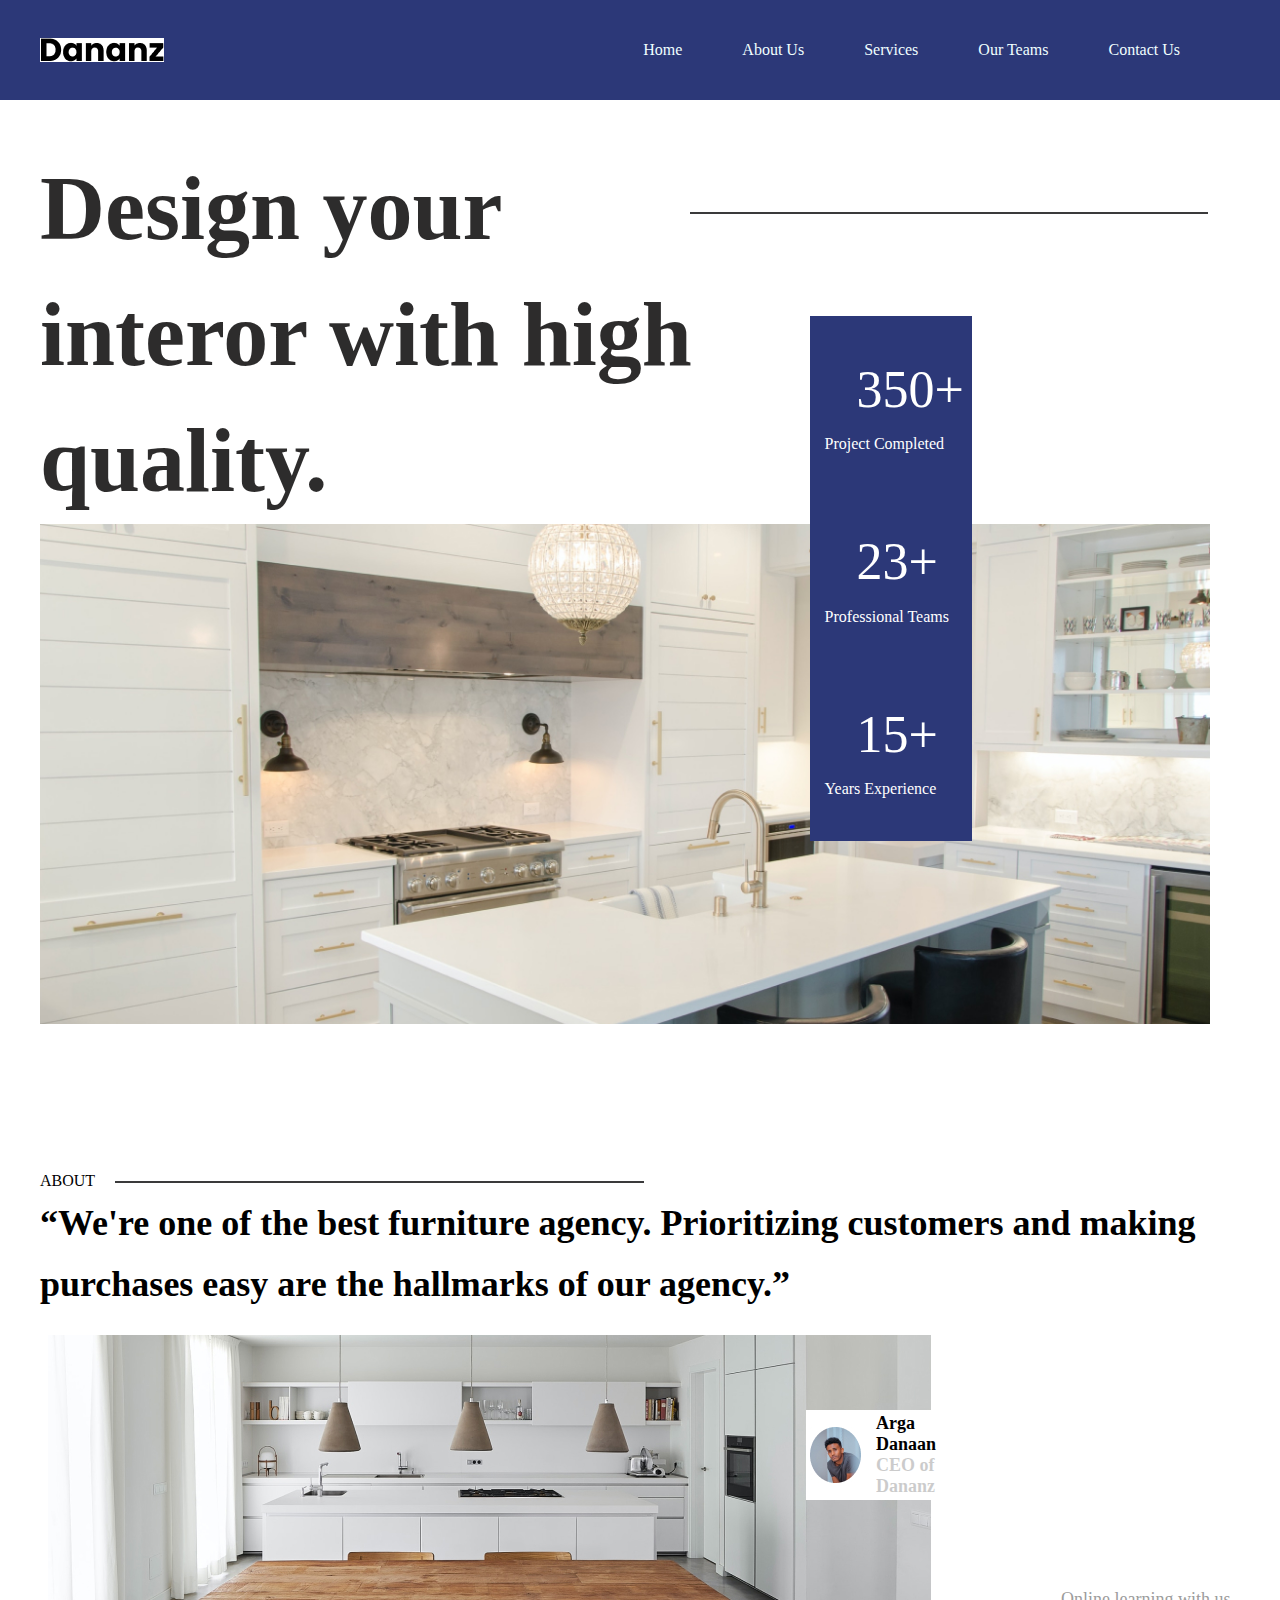
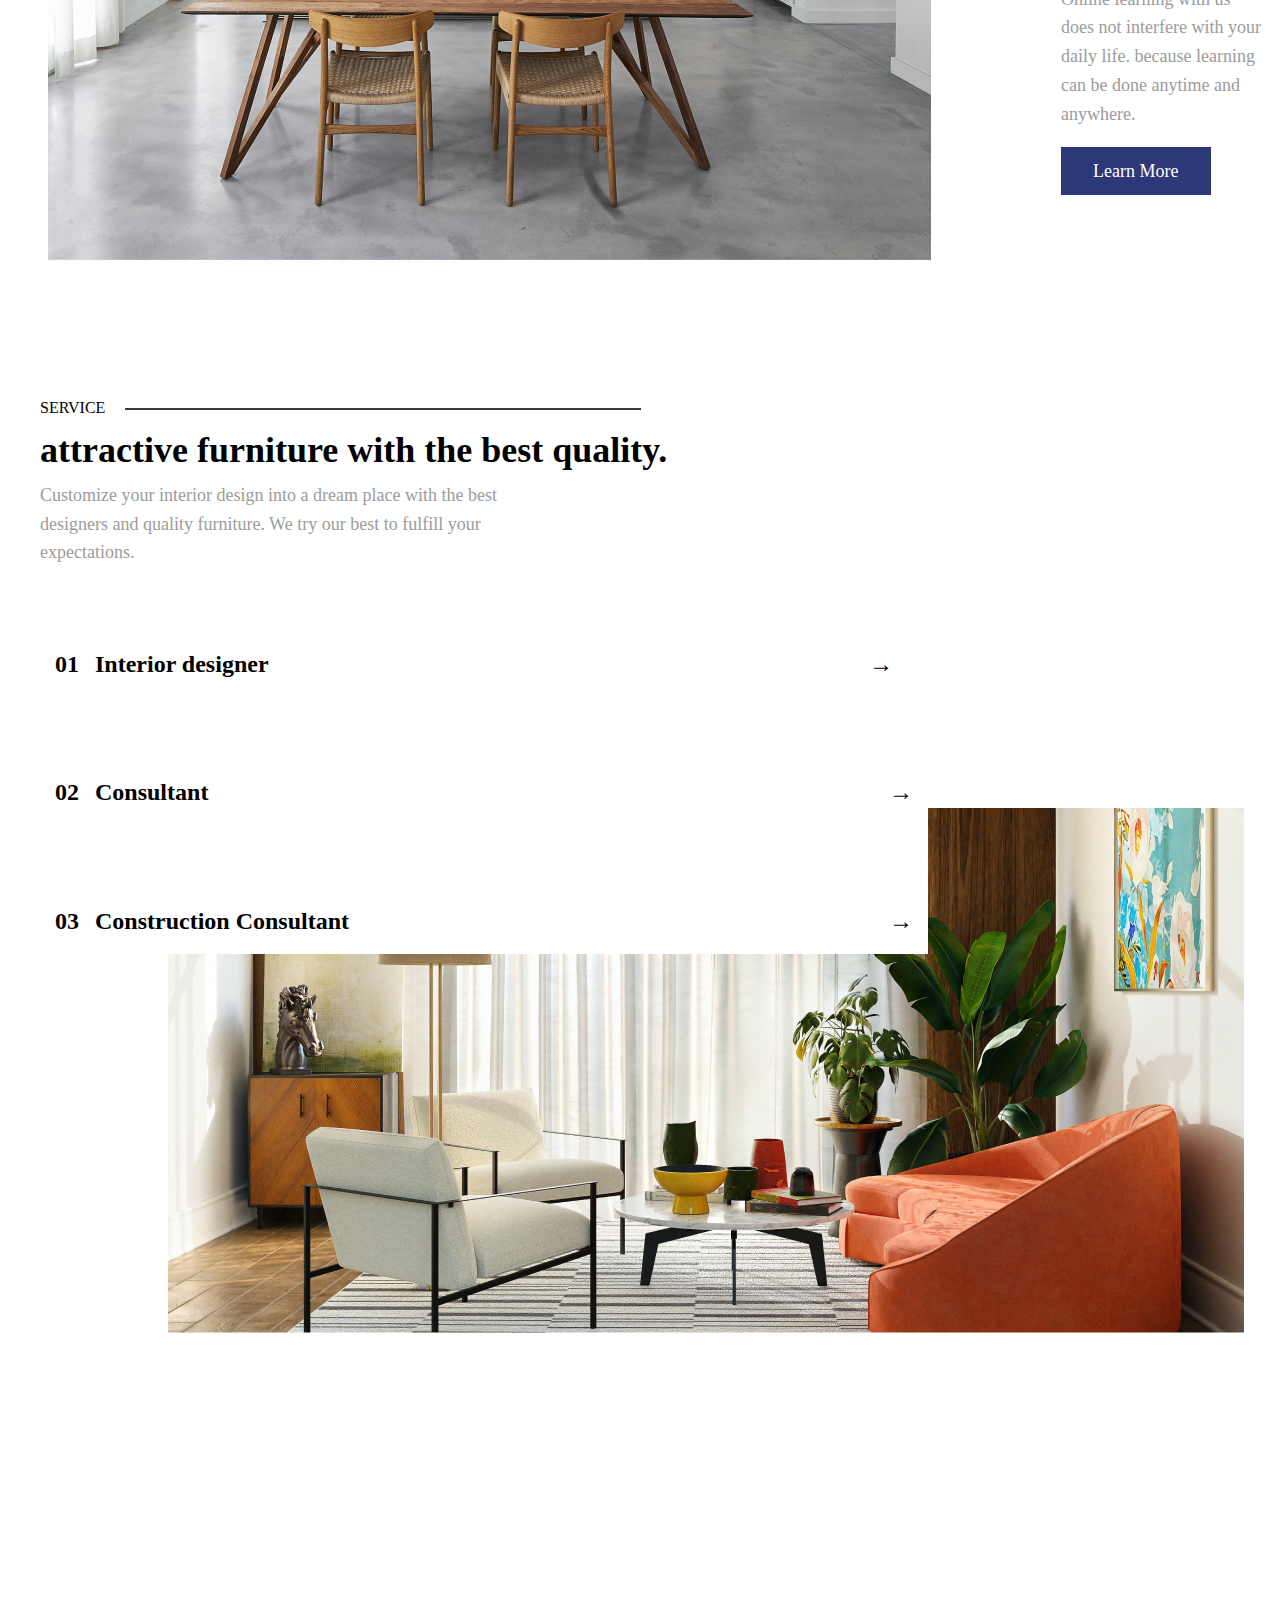
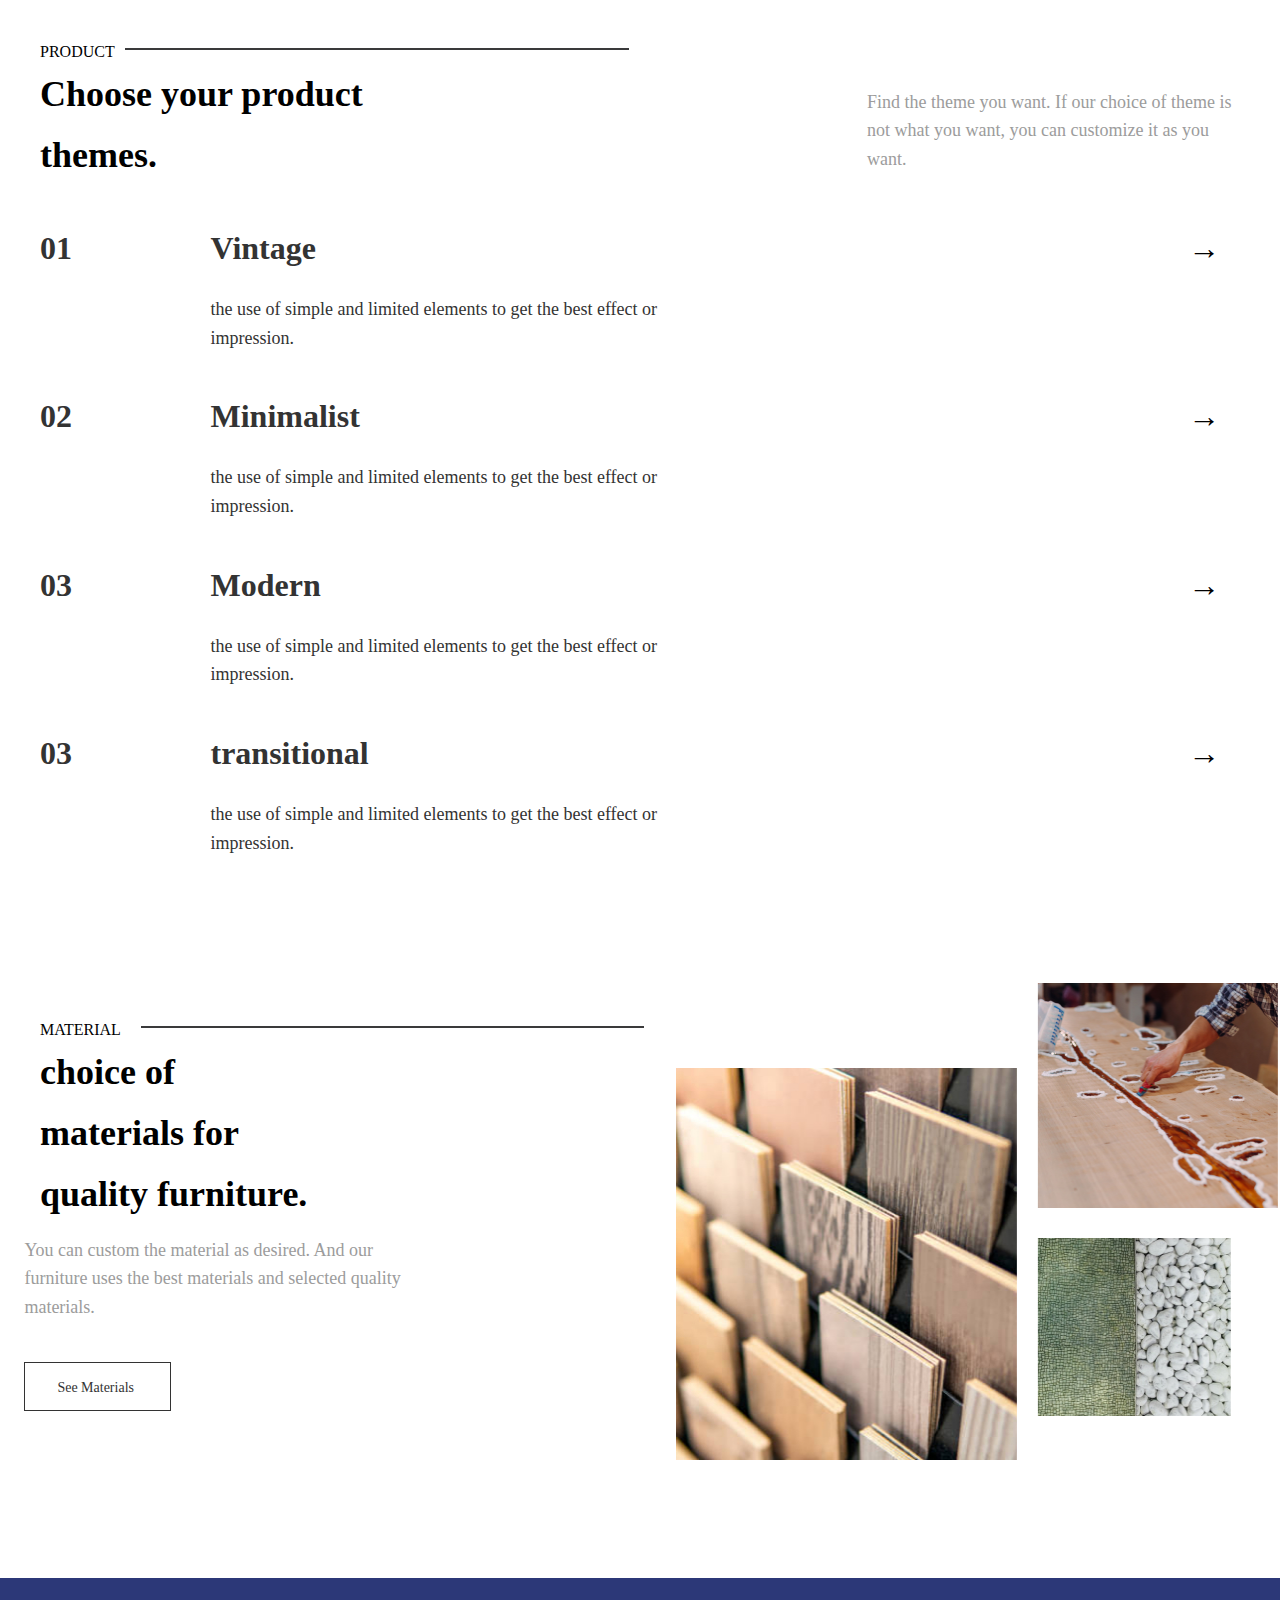
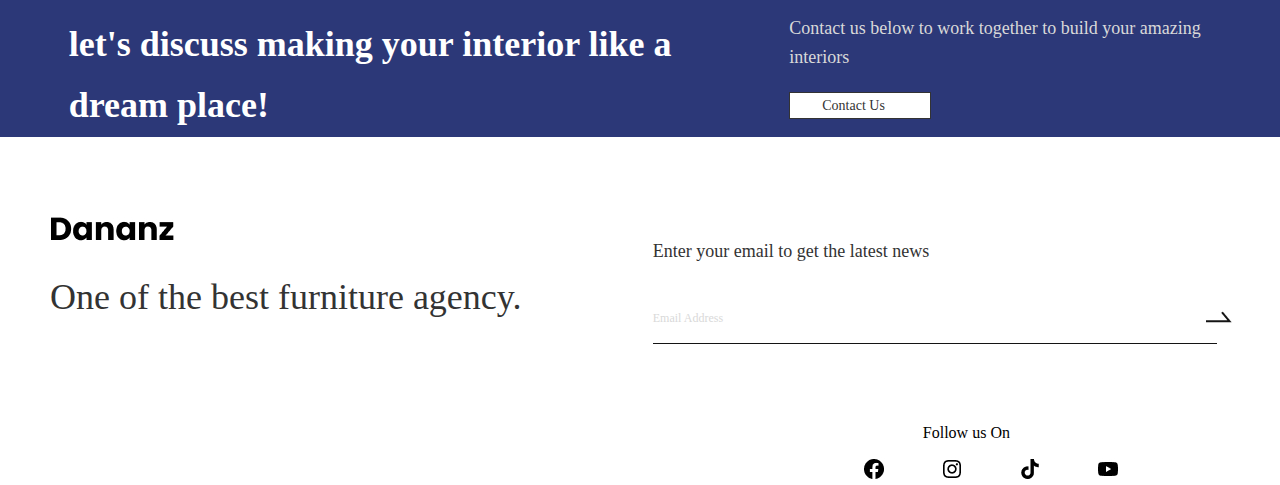
<file: index.html>
<!DOCTYPE html>
<html lang="en">
  <head>
    <meta charset="UTF-8" />
    <meta name="viewport" content="width=device-width, initial-scale=1.0" />
    <title>Home</title>
    <link rel="stylesheet" href="./style.css">
    <link rel="stylesheet" href="./index.css" />
  </head>
  <body>
    <!-- HEADER -->


    <header>
        <img src="./assets/Dananz.jpg" class="logo" alt="" />
        <nav>
            <div class="menu-icon"><span></span><span></span><span></span></div>
          <ul class="menu-content">
            <li>
              <a class="links" href="#">Home</a>
              <span class="focus"></span>
            </li>
            <li>
              <a class="links" href="./about.html">about us</a>
  
              <span class="focus"></span>
            </li>
            <li>
              <a class="links" href="./service.html">services</a>
  
              <span class="focus"></span>
            </li>
            <li>
              <a class="links" href="./ourTeam.html">our teams</a>
  
              <span class="focus"></span>
            </li>
            <a class="links" href="./contact.html">contact us</a>
  
              <span class="focus"></span>
            </li>
          </ul>

          <ul class="mobile-menu-content">
            <li>
              <a class="links" href="#">Home</a>
              <span class="focus"></span>
            </li>
            <li>
              <a class="links" href="./about.html">about us</a>
  
              <span class="focus"></span>
            </li>
            <li>
              <a class="links" href="./service.html">services</a>
  
              <span class="focus"></span>
            </li>
            <li>
              <a class="links" href="./ourTeam.html">our teams</a>
  
              <span class="focus"></span>
            </li>
            <a class="links" href="./contact.html">contact us</a>
  
              <span class="focus"></span>
              <li id="close-menu">x</li>
            </li>
          </ul>
        </nav>
      </header>

    <main>
        <div class="layout-one">
            <div class="sub-lay">
              <span id="caption">Design your interor with high quality.</span>
              <span class="rule"></span>
            </div>
            <div class="image-one">
              <img src="./assets/image-one.jpg" alt="" id="image-lay">
              <div class="image-sub">
                <div id="first"><p>350+ 
                  
                </p>
                <span id="first-sub">Project Completed</span></div>
                <div id="second"><p>
                  23+
                </p>
                <span id="second-sub">Professional Teams</span></div>
               <div id="third"> <p>
                15+
              </p>
              <span id="third-sub">Years Experience</span></div>
              </div>
            </div>
  
            <div class="bottom-layout-one">
                <div class="rule-two">
                  about
                  <div class="line"></div>
                </div>
                “We're one of the best furniture agency. Prioritizing customers and making purchases easy are the hallmarks of our agency.”
              </div>
          </div>

           <!-- ABOUT SECTION -->

           <div class="about-section">
           <div class="about-images">
              <img src="./assets/image-two.jpg" alt="" id="image-about"">
            <div class="about-image2"> 
                <div class="cap-image"><img src="./assets/Ellipse 332.jpg" alt=""></div>
              <div class="cap">Arga Danaan <br> <span style="opacity: 0.2;">CEO of Dananz</span></div>
            </div>
           </div>
            <div class="about-text">Online learning with us does not interfere with your daily life. because learning can be done anytime and anywhere. <br><br>
                <a class="button" href="./about.html">Learn More</a>
                <span class="focus"></span></div>
        </div> <br> <br>

        <!-- SERVICE SECTION -->

        <div class="service-section">

            <div class="top-service-section">
                <div class="rule-three">
                    SERVICE
                    <div class="line-2"></div>
                </div>
                <span id="word-s">
                    attractive furniture with the best quality.
                </span> 
                    
                  <div class="text-2">Customize your interior design into a dream place with the best designers and quality furniture. We try our best to fulfill your expectations.
    
                
                  </div>
                  <div class="left-part">
                    <div class="first-service"> <div class=""> 01 <span></span><span id="word-cap1">Interior designer</span></div> <div class="arrow-1"><a class="link-3" href="./service.html#interior"
                        >&#8594;</a
                      ></div>
                    
                    </div>
            
                      <div class="first-service"> <div class="">02 <span></span><span id="word-cap1">Consultant</span></div> <div class="arrow-2">
                        <a class="link-3" href="./service.html#consultant"
                        >&#8594;</a>
                      </div>
            
                    </div>
                    
                    <div class="first-service"> <div class="">03 <span></span><span id="word-cap1">Construction Consultant</span> </div>
                    <div class="arrow-3"><a class="link-3" href="./service.html#construction"
                      >&#8594;</a>
                      
                    </div>
          
                  </div>
                </div>
            </div>
        

            <div class="right-part"> <img src="./assets/image-3.jpg" alt="" id="image-service">
            </div>
            <!-- service end -->
        </div>

         <!-- PRODUCT SECTION -->

         <div class="product-section">

            <div class="rule-four">
              PRODUCT
              <div class="line-3"></div>
            </div>
    
            <div class="texts">
              <div class="title">
                Choose your product themes.
              </div>
          
              <div class="text-33">Find the theme you want. If our choice of theme is not what you want, you can customize it as you want.</div>
            </div>
    
            <div class="text-34">
              <div class="first-product">01<div class="title-1">Vintage <br> <span id="word-1">the use of simple and limited elements to get the best effect or impression.</span></div> <div class="arrow-1"><a class="link-3" href="./portfolio.html#vintage"
                >&#8594;</a
              ></div>
            
            </div>
    
            <div class="first-product">02<div class="title-1">Minimalist<br> <span id="word-1">the use of simple and limited elements to get the best effect or impression.</span></div> <div class="arrow-1"><a class="link-3" href="./portfolio.html#minimalist"
              >&#8594;</a
            ></div>
          
          </div>
    
          <div class="first-product">03<div class="title-1">Modern <br> <span id="word-1">the use of simple and limited elements to get the best effect or impression.</span></div> <div class="arrow-1"><a class="link-3" href="./portfolio.html#modern"
            >&#8594;</a
          ></div>
        
        </div>
    
        <div class="first-product">03<div class="title-1">transitional<br> <span id="word-1">the use of simple and limited elements to get the best effect or impression.</span></div> <div class="arrow-1"><a class="link-3" href="./portfolio.html#transitional"
          >&#8594;</a
        ></div>
      
      </div>
          </div>
        </div>

         <!-- MATERIAL SECTION -->
    
     <div class="material-section">
      <div class="left-section-m"> 
        <div class="rule-three-m">
        material
      <div class="line-m"></div>
    </div> <span id="cap-m">
      choice of materials for quality furniture. 

    </span>

  </div>
  <div class="mat-sec-2">
    <div class="text-m">
        You can custom the material as desired. And our furniture uses the best materials and selected quality materials.      <a class="button-m" href="#">See Materials</a>
        <span class="focus"></span>
      </div>
      <div class="image-section-m">
        <img src="./assets/image22ML.jpg" alt="" id="image-mat-1">
        <div class="left-image-m">
          <img src="./assets/image22MT.jpg" alt="" id="image-mat-2">
          <img src="./assets/image22MD.jpg" alt="" id="image-mat-3">
        </div>
      </div>
   </div>
     </div>
    
        </main>

        <!-- FOOTER -->
     <footer>
        <div class="top-foot">
            <div class="text-foot-right">
              let's discuss making your interior like a dream place!
            </div>
            <div class="text-foot-left">
              Contact us below to work together to build your amazing interiors<a
                class="button-f"
                href="./contact.html"
                >Contact Us</a
              >
              <span class="focus"></span>
            </div>
            <!-- top-foot ends -->
          </div>
          <!-- bottom-footer -->
           <div class="bottom-footer">

            <div class="bottom-left">
              <span id="logo"> <img src="./assets/Dananz.jpg" alt=""></span> <br>
              <span id="bottom-text">One of the best furniture agency.</span>
            </div>
            <div class="bottom-right"> 
              <div class="bottom-form">
                <h5>Enter  your email to get the latest news</h5>
                <div id="text-form">
                  <h6>Email Address</h6>
                  <span id="vector"><a class="link-3" href="#"
                    ><img src="./assets/Vector 32.jpg" alt=""></a></span>
            
                  </div>
              </div>
              <div class="email">
              </div>
              <div class="socials">
                Follow us On</h4>
                <div class="social-images">
                  <a href="https://www.facebook.com" target="_blank"><img src="./assets/facebook.jpg" alt=""></a>
                  <a href="https://www.instagram.com" target="_blank"><img src="./assets/instagram.jpg" alt=""></a>
                  <a href="https://www.tiktok.com" target="_blank"><img src="./assets/tiktok.jpg" alt=""></a>
                  <a href="https://www.youtube.com" target="_blank"><img src="./assets/youtube.jpg" alt=""></a>
                 </div>
              </div>
            </div>
          </div>
    </footer>

    <script src="./index.js"></script>
  </body>
</html>
</file>
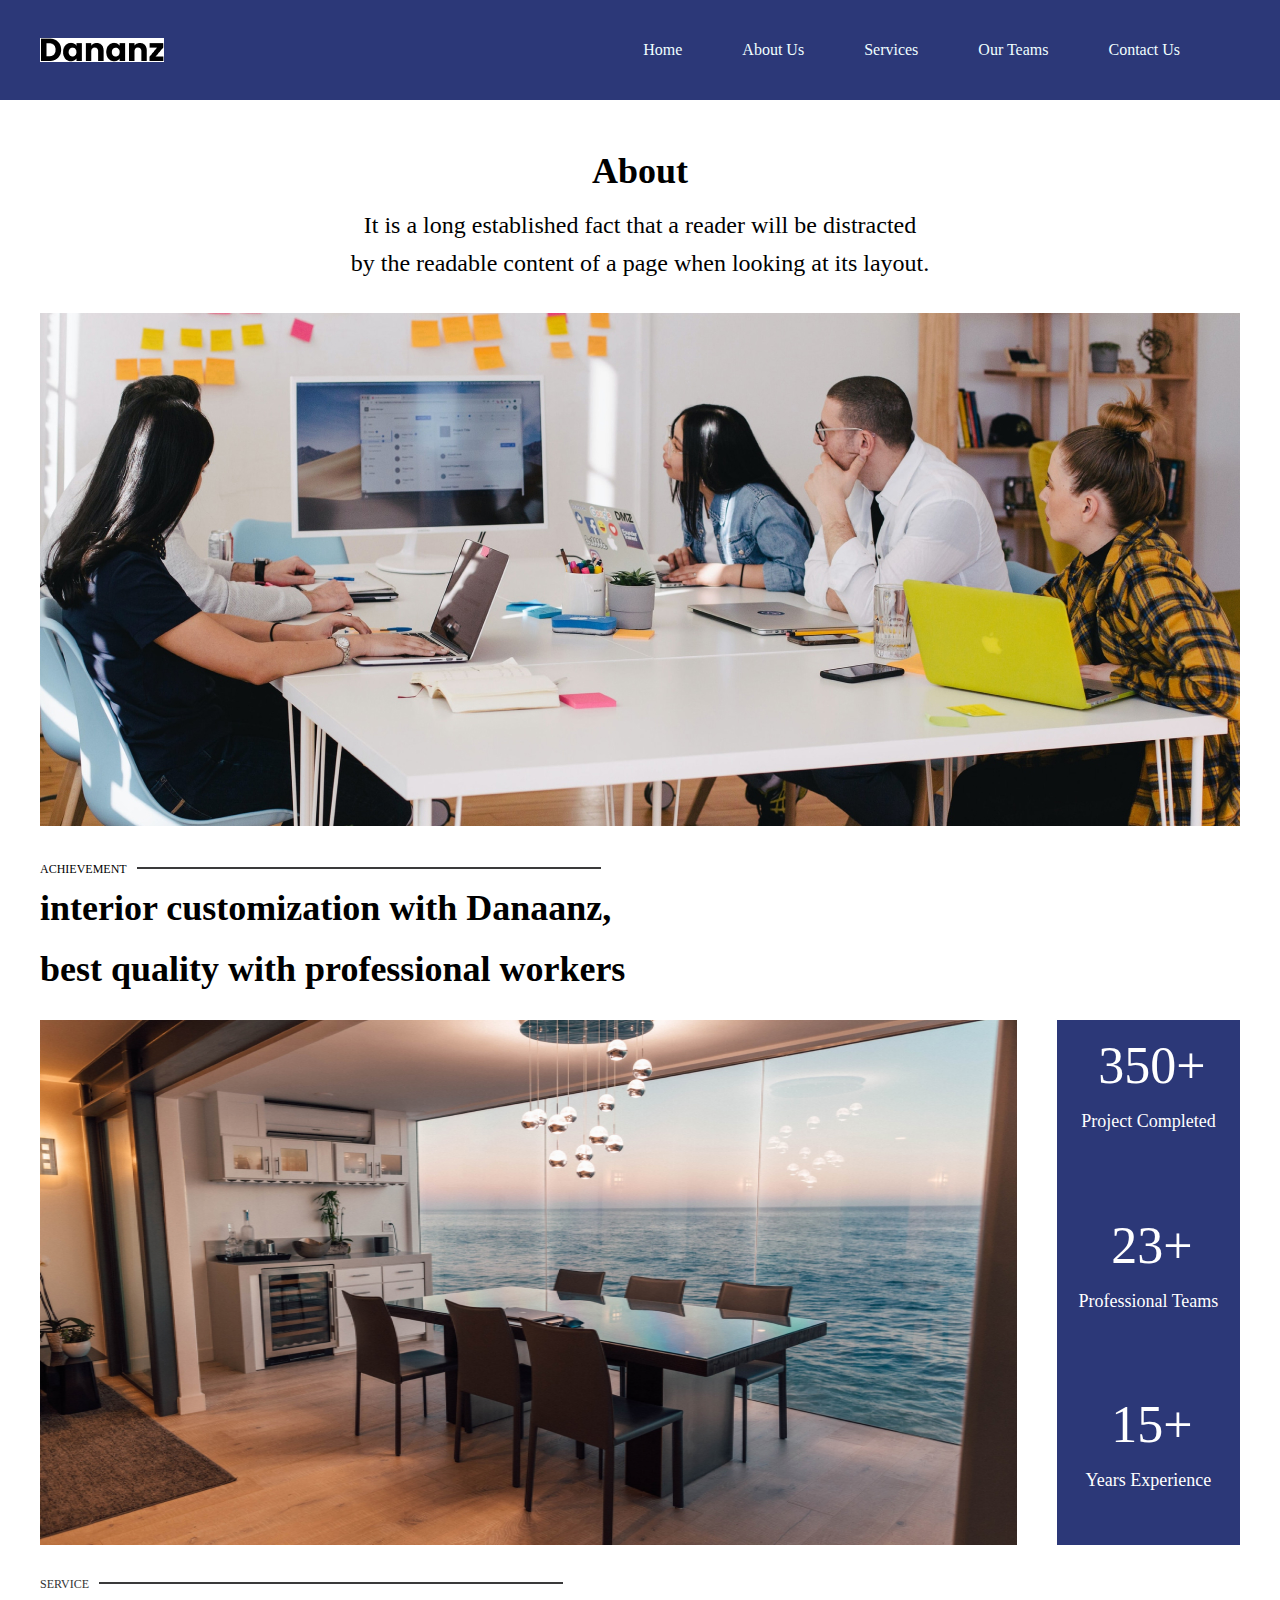
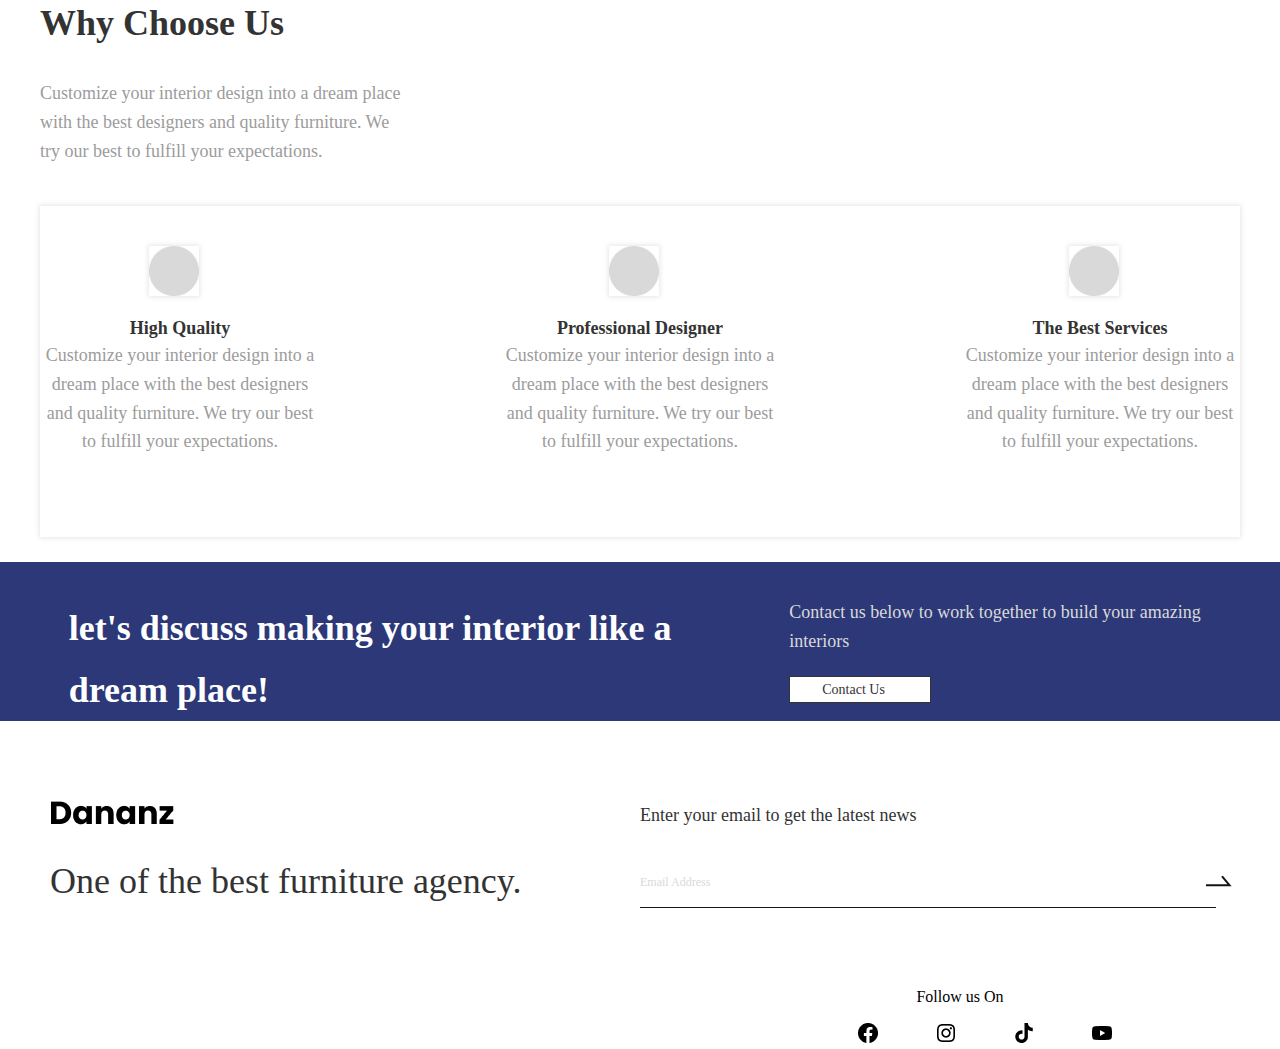
<file: about.html>
<!DOCTYPE html>
<html lang="en">
  <head>
    <meta charset="UTF-8" />
    <meta name="viewport" content="width=device-width, initial-scale=1.0" />
    <title>Document</title>
    <link rel="stylesheet" href="./about.css" />
  </head>
  <body>
    <header>
        <img src="./assets/Dananz.jpg" class="logo" alt="" />
        <nav>
            <div id="menu-icon"><span></span><span></span><span></span></div>
          <ul class="menu-content">
            <li>
              <a class="links" href="./index.html">Home</a>
              <span class="focus"></span>
            </li>
            <li>
              <a class="links" href="#">about us</a>
  
              <span class="focus"></span>
            </li>
            <li>
              <a class="links" href="./service.html">services</a>
  
              <span class="focus"></span>
            </li>
            <li>
              <a class="links" href="#">our teams</a>
  
              <span class="focus"></span>
            </li>
            <a class="links" href="#">contact us</a>
  
              <span class="focus"></span>
            </li>
          </ul>

          <ul class="mobile-menu-content">
            <li>
              <a class="links" href="./index.html">Home</a>
              <span class="focus"></span>
            </li>
            <li>
              <a class="links" href="#">about us</a>
  
              <span class="focus"></span>
            </li>
            <li>
              <a class="links" href="./service.html">services</a>
  
              <span class="focus"></span>
            </li>
            <li>
              <a class="links" href="#">our teams</a>
  
              <span class="focus"></span>
            </li>
            <a class="links" href="#">contact us</a>
  
              <span class="focus"></span>
            </li>
          </ul>
        </nav>
      </header>
<main>
  <div class="layout-one">
    <div class="sub-lay">
      <span id="caption">About</span>
      <span class="svc-word">It is a long established fact that a reader will be distracted by the readable content of a page when looking at its layout.</span>
    </div>
    <div class="image-one">
      <img src="./assets/about-/abb-1.jpg" alt="" id="image-lay">
    </div>

    <div class="bottom-layout-one">
      <div class="rule-two">
        ACHIEVEMENT
        <div class="line"></div>
    </div>
    <span id="word-s">
      interior customization with Danaanz, best quality with professional workers
    </span> 
      </div>
      
  </div>

  <div class="bottom-abb-cont">
    <img src="./assets/about-/abb-2.jpg" alt="" id="image-abb-2">
  
    <div class="image-sub">
       <div id="first"><p>350+ 
         
       </p>
       <span id="first-sub">Project Completed</span></div>
       <div id="second"><p>
         23+
       </p>
       <span id="second-sub">Professional Teams</span></div>
      <div id="third"> <p>
       15+
     </p>
     <span id="third-sub">Years Experience</span></div>
     </div>


  </div>

  <div class="bottom-abb-cont-2">
   <div class="rule-two">
     SERVICE
       <div class="line"></div>
     </div>
     Why Choose Us <br> <span id="word-abb-2">Customize your interior design into a dream place with the best designers and quality furniture. We try our best to fulfill your expectations.</span>
   </div>

   <div class="last-abb-cont">

    <div class="first-btm-abb">
      <div class="last-img"><img src="./assets/about-/Ellipse 333.jpg" alt=""></div>
      <div class="last-text">
        High Quality <br>
        <span id="text-btm-abb">Customize your interior design into a dream place with the best designers and quality furniture. We try our best to fulfill your expectations.</span>
      </div>
    </div>
    
    <div class="first-btm-abb">
      <div class="last-img"><img src="./assets/about-/Ellipse 334.jpg" alt="" id="abb-eclp-2"></div>
      <div class="last-text">
        Professional Designer <br>
        <span id="text-btm-abb">Customize your interior design into a dream place with the best designers and quality furniture. We try our best to fulfill your expectations.</span>
      </div>
    </div>
    
    <div class="first-btm-abb">
      <div class="last-img"><img src="./assets/about-/Ellipse 335.jpg" alt=""  id="abb-eclp-3"></div>
      <div class="last-text">
        The Best Services <br>
        <span id="text-btm-abb">Customize your interior design into a dream place with the best designers and quality furniture. We try our best to fulfill your expectations.</span>
      </div>
    </div>
  </div>



</main> 


          <!-- FOOTER -->
          <footer>
            <div class="top-foot">
                <div class="text-foot-right">
                  let's discuss making your interior like a dream place!
                </div>
                <div class="text-foot-left">
                  Contact us below to work together to build your amazing interiors<a
                    class="button-f"
                    href="#"
                    >Contact Us</a
                  >
                  <span class="focus"></span>
                </div>
                <!-- top-foot ends -->
              </div>
              <!-- bottom-footer -->
               <div class="bottom-footer">
    
                <div class="bottom-left">
                  <span id="logo"> <img src="./assets/Dananz.jpg" alt=""></span> <br>
                  <span id="bottom-text">One of the best furniture agency.</span>
                </div>
                <div class="bottom-right"> 
                  <div class="bottom-form">
                    <h5>Enter  your email to get the latest news</h5>
                    <div id="text-form">
                      <h6>Email Address</h6>
                      <span id="vector"><a class="link-3" href="#"
                        ><img src="./assets/Vector 32.jpg" alt=""></a></span>
                
                      </div>
                  </div>
                  <div class="email">
                  </div>
                  <div class="socials">
                    Follow us On</h4>
                    <div class="social-images">
                     <a href=""><img src="./assets/facebook.jpg" alt=""></a>
                     <a href=""><img src="./assets/instagram.jpg" alt=""></a>
                     <a href=""><img src="./assets/tiktok.jpg" alt=""></a>
                     <a href=""><img src="./assets/youtube.jpg" alt=""></a>
                    </div>
                  </div>
                </div>
              </div>
        </footer>
  </body>
</html>
</file>
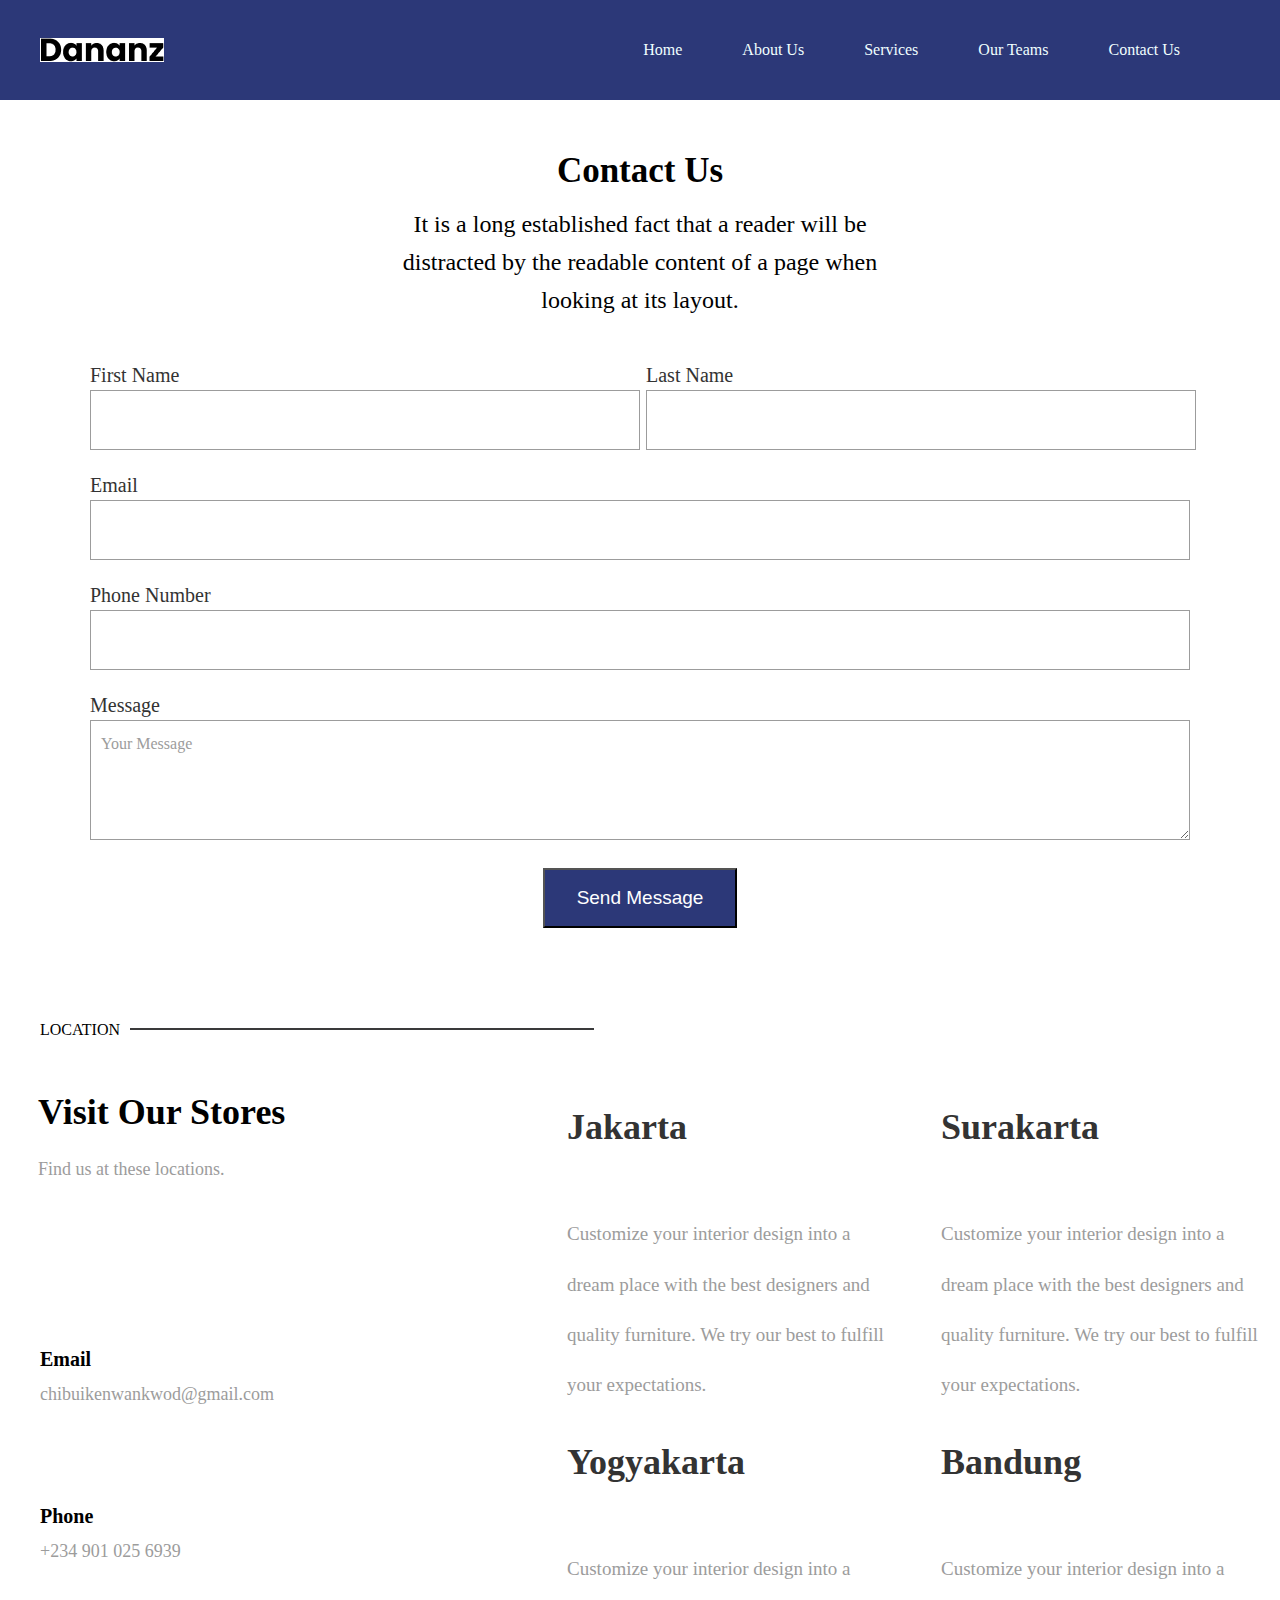
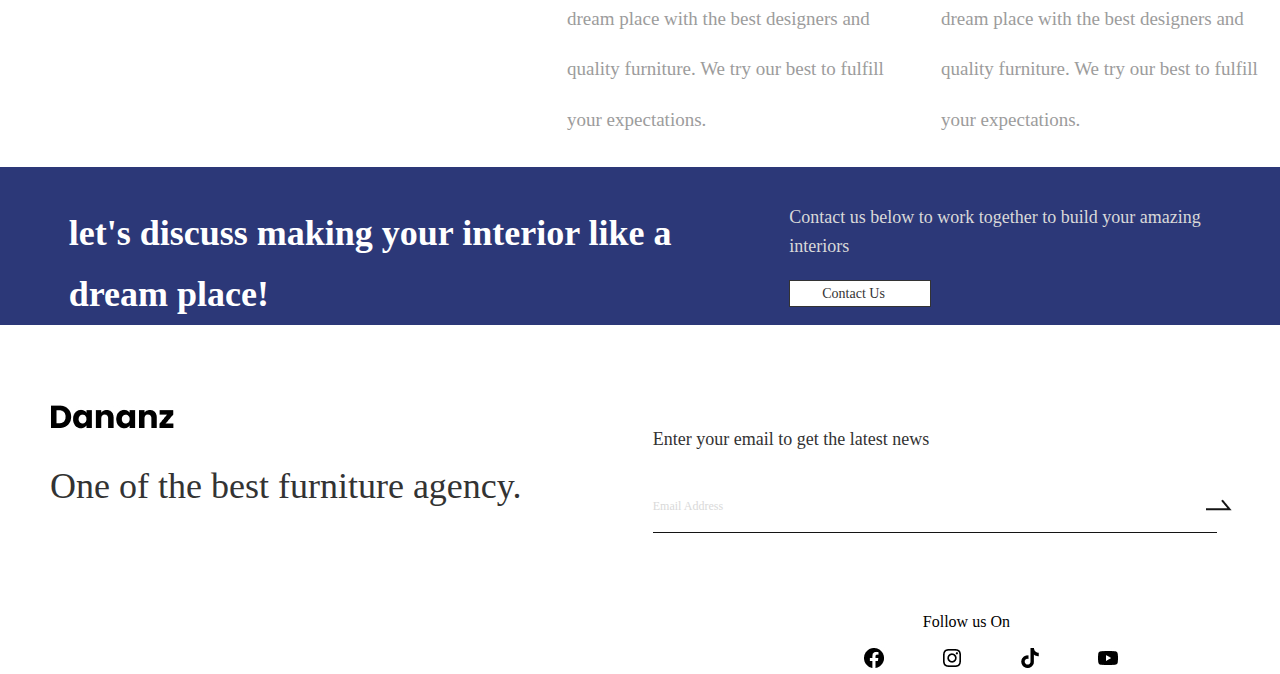
<file: contact.html>
<!DOCTYPE html>
<html lang="en">
  <head>
    <meta charset="UTF-8" />
    <meta name="viewport" content="width=device-width, initial-scale=1.0" />
    <title>Contact us</title>
    <link rel="stylesheet" href="./style.css">
    <link rel="stylesheet" href="./contact.css" />
  </head>
  <body>
    <header>
        <img src="./assets/Dananz.jpg" class="logo" alt="" />
        <nav>
            <div class="menu-icon"><span></span><span></span><span></span></div>
          <ul class="menu-content">
            <li>
              <a class="links" href="./index.html">Home</a>
              <span class="focus"></span>
            </li>
            <li>
              <a class="links" href="./about.html">about us</a>
  
              <span class="focus"></span>
            </li>
            <li>
              <a class="links" href="./service.html">services</a>
  
              <span class="focus"></span>
            </li>
            <li>
              <a class="links" href="./ourTeam.html">our teams</a>
  
              <span class="focus"></span>
            </li>
            <a class="links" href="#">contact us</a>
  
              <span class="focus"></span>
            </li>
          </ul>

          <ul class="mobile-menu-content">
            <li>
              <a class="links" href="./index.html">Home</a>
              <span class="focus"></span>
            </li>
            <li>
              <a class="links" href="./about.html">about us</a>
  
              <span class="focus"></span>
            </li>
            <li>
              <a class="links" href="./service.html">services</a>
  
              <span class="focus"></span>
            </li>
            <li>
              <a class="links" href="./ourTeam.html">our teams</a>
  
              <span class="focus"></span>
            </li>
            <a class="links" href="#">contact us</a>
  
              <span class="focus"></span>
              <li id="close-menu">x</li>
            </li>
          </ul>
        </nav>
      </header>
      <main>
        <div class="layout-one">
            <div class="sub-lay">
              <span id="caption">Contact Us</span>
              <span class="svc-word">It is a long established fact that a reader will be distracted by the readable content of a page when looking at its layout.</span>
            </div>
            
        </div>

        <form action="">
            <div class="name">
                <span id="f-name">
                    <p>
                    first name <br>
                  <label for="name"></label>
                  <input type="text" size="15" maxlength="30" id="first-name" /> 
                </p></span>

                <span id="l-name">

                    <p>
                        last name <br>
                      <label for="name"></label>
                      <input type="text" size="15" maxlength="30" id="last-name" /> 
                    </p>
                </span>
            </div>


            <span id="em">
            <p>

                email <br>
                <label for="email"></label>
                <input type="email"   maxlength="40" id="email"/>
            </p>
        </span>


           <span id="phn">
            <p>
                phone number <br>
                <label for="tel"></label>
                <input id="phone" type="tel" name="phone" />
              </p>
           </span>

           <span id="txt">
            <p> 
                message <br>
                  <label for="textarea"></label>
                  <textarea name="textarea" id="textarea" cols="30" rows="5">Your Message</textarea>
                </p>

           </span>

            <p>

                <input type="submit" value="send message" id="submit-btn"/>
            </p>
         

      
    </form>

    <div class="bottom-layout-one">
        
        <div class="rule-two">
            Location
            <div class="line"></div>
       </div>
  </div>

  <div class="bbtm-c">
    <div class="left-c">
          <div class="texts">
            <div class="title">
                Email
            </div> 
        
            <div class="text-33">chibuikenwankwod@gmail.com</div>
          </div>
          <div class="texts">
            <div class="title">
                Phone
            </div> 
        
            <div class="text-33">+234 901 025 6939</div>
          </div>
    </div>

    <div class="right-c">

        <div class="text-1">
            <div class="title-1">
                Visit Our Stores
            </div> 
        
            <div class="text-33">Find us at these locations.</div>
          </div>

        <div class="cont-last">
            <div class="first-cc">
            
                <div class="first-btm-abb">
        
                    Jakarta<br> <br>
                    <span id="text-btm-abb">Customize your interior design into a dream place with the best designers and quality furniture. We try our best to fulfill your expectations.</span>
                  </div>
            
                
                <div class="first-btm-abb">
                    Surakarta<br> <br>
                    <span id="text-btm-abb">Customize your interior design into a dream place with the best designers and quality furniture. We try our best to fulfill your expectations.</span>
                  </div>
                </div>
        
        
                <div class="last-c">
                    <div class="first-btm-abb">
                          Yogyakarta <br> <br>
                          <span id="text-btm-abb">Customize your interior design into a dream place with the best designers and quality furniture. We try our best to fulfill your expectations.</span>
                    
                      </div>
                      <div class="first-btm-abb">
              
                          Bandung <br> <br>
                          <span id="text-btm-abb">Customize your interior design into a dream place with the best designers and quality furniture. We try our best to fulfill your expectations.</span>
                        </div>
                </div>
        </div>

      </div>
  </div>
</main>

 <!-- FOOTER -->
 <footer>
    <div class="top-foot">
        <div class="text-foot-right">
          let's discuss making your interior like a dream place!
        </div>
        <div class="text-foot-left">
          Contact us below to work together to build your amazing interiors<a
            class="button-f"
            href="#"
            >Contact Us</a
          >
          <span class="focus"></span>
        </div>
        <!-- top-foot ends -->
      </div>
      <!-- bottom-footer -->
       <div class="bottom-footer">

        <div class="bottom-left">
          <span id="logo"> <img src="./assets/Dananz.jpg" alt=""></span> <br>
          <span id="bottom-text">One of the best furniture agency.</span>
        </div>
        <div class="bottom-right"> 
          <div class="bottom-form">
            <h5>Enter  your email to get the latest news</h5>
            <div id="text-form">
              <h6>Email Address</h6>
              <span id="vector"><a class="link-3" href="#"
                ><img src="./assets/Vector 32.jpg" alt=""></a></span>
        
              </div>
          </div>
          <div class="email">
          </div>
          <div class="socials">
            Follow us On</h4>
            <div class="social-images">
              <a href="https://www.facebook.com" target="_blank"><img src="./assets/facebook.jpg" alt=""></a>
              <a href="https://www.instagram.com" target="_blank"><img src="./assets/instagram.jpg" alt=""></a>
              <a href="https://www.tiktok.com" target="_blank"><img src="./assets/tiktok.jpg" alt=""></a>
              <a href="https://www.youtube.com" target="_blank"><img src="./assets/youtube.jpg" alt=""></a>
             </div>
          </div>
        </div>
      </div>
</footer>

<script src="./index.js"></script>
  </body>
</html>
</file>
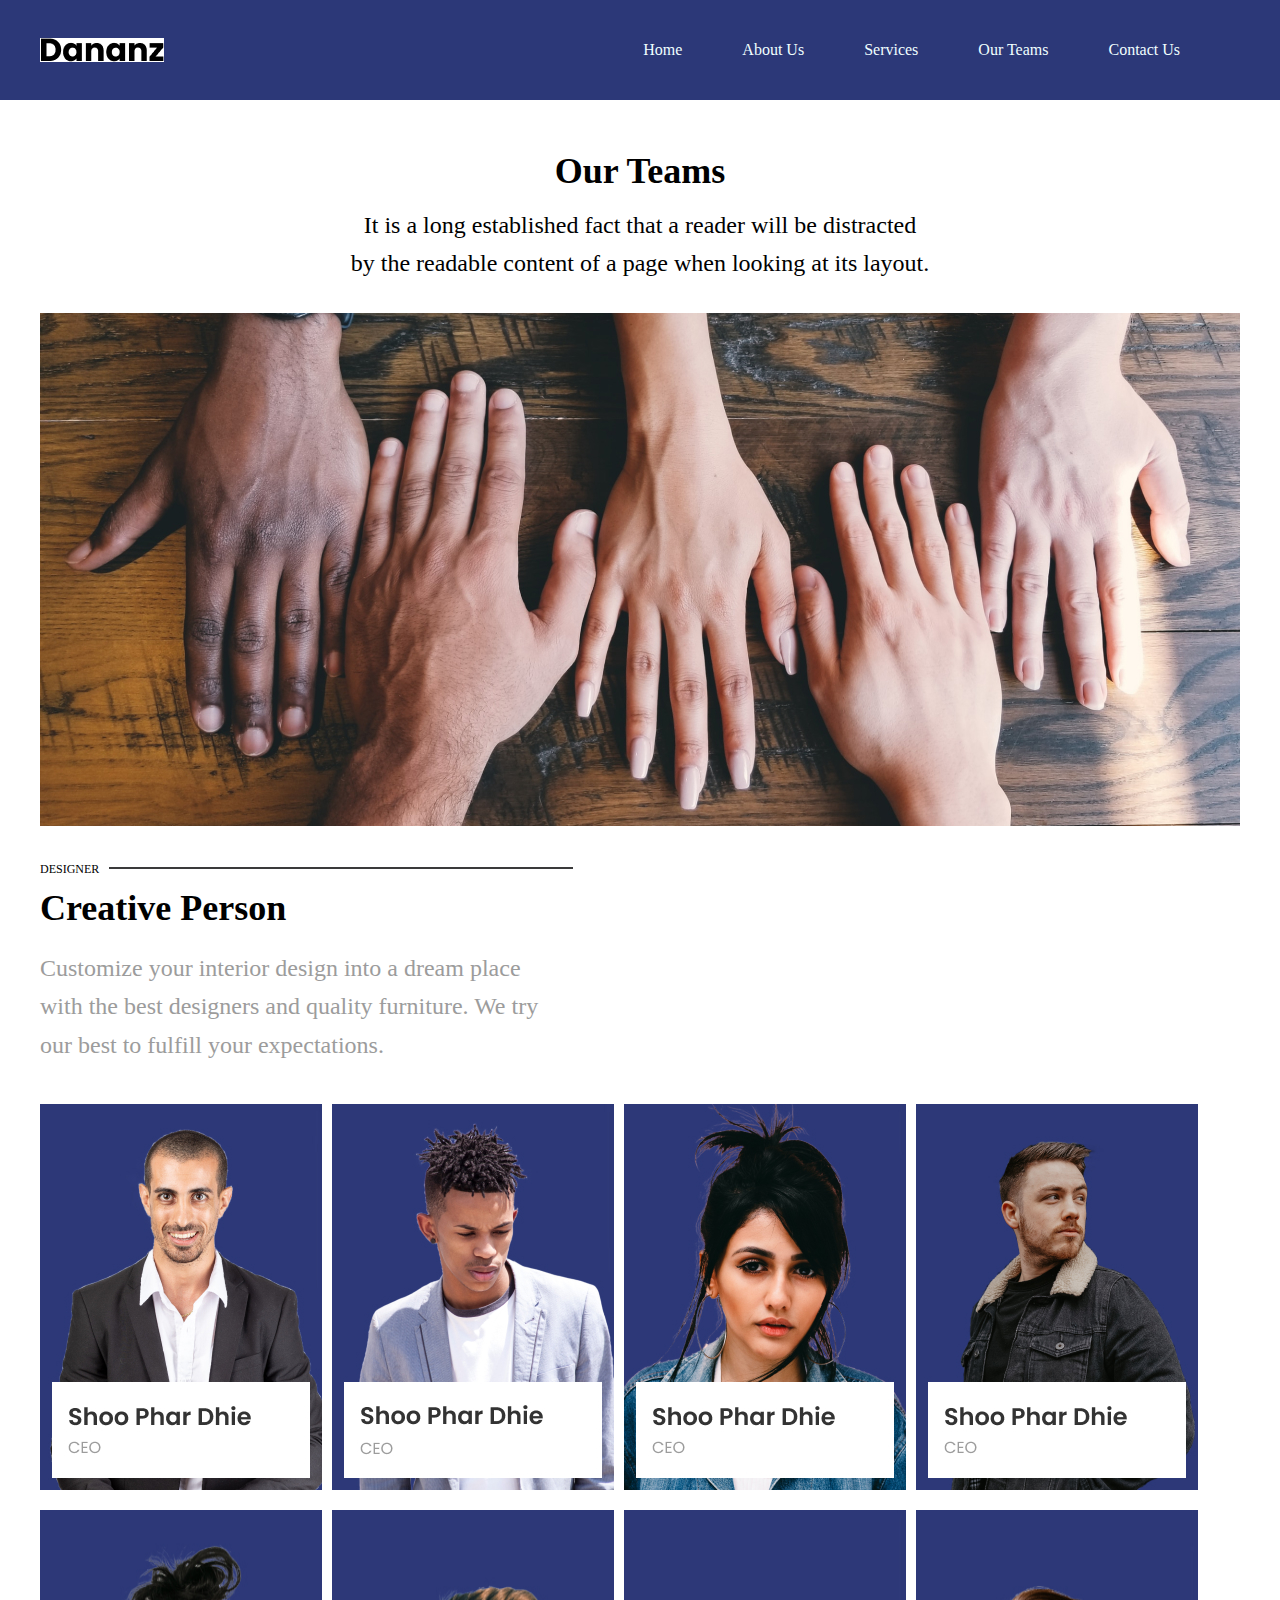
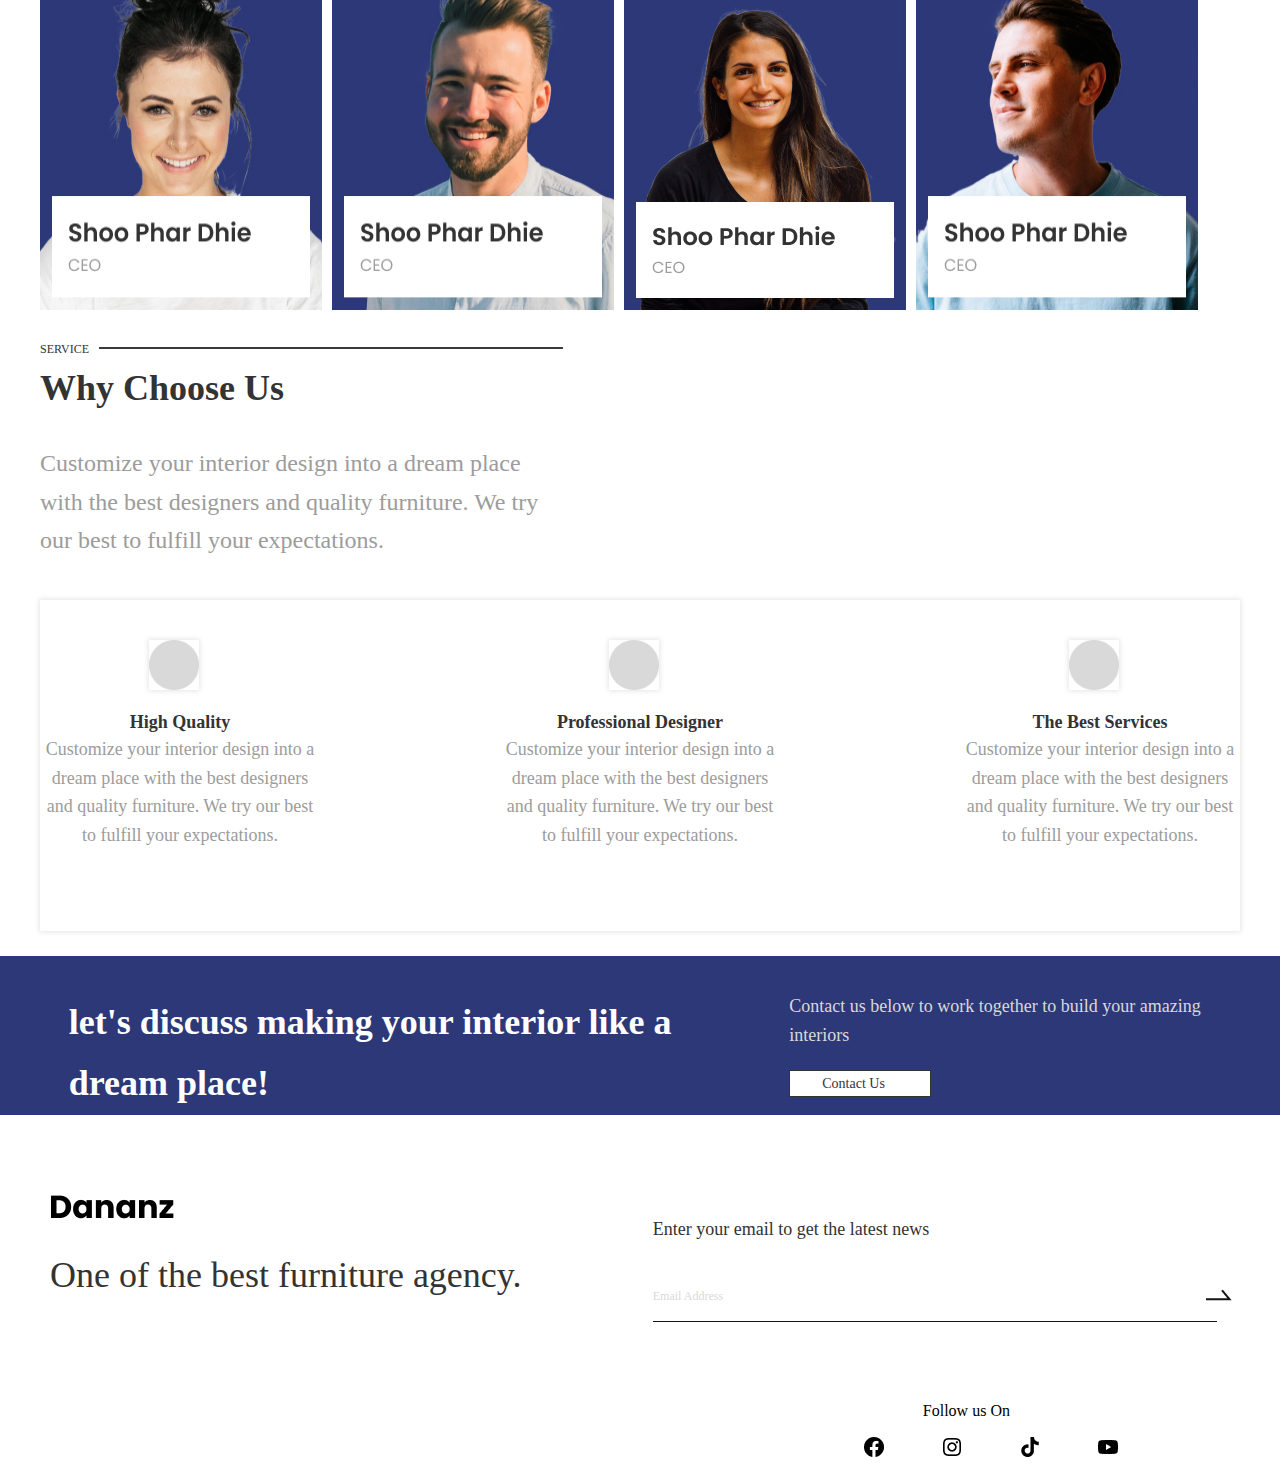
<file: ourTeam.html>
<!DOCTYPE html>
<html lang="en">
  <head>
    <meta charset="UTF-8" />
    <meta name="viewport" content="width=device-width, initial-scale=1.0" />
    <title>Our team</title>
    <link rel="stylesheet" href="./style.css">
    <link rel="stylesheet" href="./ourTeam.css" />
  </head>
  <body>
    <header>
        <img src="./assets/Dananz.jpg" class="logo" alt="" />
        <nav>
            <div class="menu-icon"><span></span><span></span><span></span></div>
          <ul class="menu-content">
            <li>
              <a class="links" href="./index.html">Home</a>
              <span class="focus"></span>
            </li>
            <li>
              <a class="links" href="./about.html">about us</a>
  
              <span class="focus"></span>
            </li>
            <li>
              <a class="links" href="./service.html">services</a>
  
              <span class="focus"></span>
            </li>
            <li>
              <a class="links" href="#">our teams</a>
  
              <span class="focus"></span>
            </li>
            <a class="links" href="./contact.html">contact us</a>
  
              <span class="focus"></span>
            </li>
          </ul>

          <ul class="mobile-menu-content">
            <li>
              <a class="links" href="./index.html">Home</a>
              <span class="focus"></span>
            </li>
            <li>
              <a class="links" href="./about.html">about us</a>
  
              <span class="focus"></span>
            </li>
            <li>
              <a class="links" href="./service.html">services</a>
  
              <span class="focus"></span>
            </li>
            <li>
              <a class="links" href="#">our teams</a>
  
              <span class="focus"></span>
            </li>
            <a class="links" href="./contact.html">contact us</a>
  
              <span class="focus"></span>
              <li id="close-menu">x</li>
            </li>
          </ul>
        </nav>
      </header>
<main>
  <div class="layout-one">
    <div class="sub-lay">
      <span id="caption">Our Teams</span>
      <span class="svc-word">It is a long established fact that a reader will be distracted by the readable content of a page when looking at its layout.</span>
    </div>
    <div class="image-one">
      <img src="./assets/ourTeam/unsplash_LjqARJaJotc.jpg" alt="" id="image-lay">
    </div>
</div>

    <div class="bottom-layout-one">

        
        <div class="rule-two">
            Designer
            <div class="line"></div>
          </div>

        <div class="texts">
            <div class="title">
                Creative Person
            </div>
        
            <div class="text-33">Customize your interior design into a dream place with the best designers and quality furniture. We try our best to fulfill your expectations.</div>
          </div>
      
  </div>

  <div class="bottom-abb-cont">
    <div class="top-images">
        <img src="./assets/ourTeam/topTeams/first.jpg" alt=""  class="image-abb-2">
        <img src="./assets/ourTeam/topTeams/second.jpg" alt=""  class="image-abb-2">
        <img src="./assets/ourTeam/topTeams/third.jpg" alt=""  class="image-abb-2">
        <img src="./assets/ourTeam/topTeams/4th.jpg" alt=""  class="image-abb-2">
    </div>
  
    <div class="btm-images">
     <img src="./assets/ourTeam/btmTeam/first.jpg" alt=""  class="image-abb-2">
     <img src="./assets/ourTeam/btmTeam/second.jpg" alt=""  class="image-abb-2">
     <img src="./assets/ourTeam/btmTeam/third.jpg" alt=""  class="image-abb-2">
     <img src="./assets/ourTeam/btmTeam/fourth.jpg" alt=""  class="image-abb-2">
     </div>


  </div>

  <div class="bottom-abb-cont-2">
   <div class="rule-two">
     SERVICE
       <div class="line"></div>
     </div>
     Why Choose Us <br> <span id="word-abb-2">Customize your interior design into a dream place with the best designers and quality furniture. We try our best to fulfill your expectations.</span>
   </div>

   <div class="last-abb-cont">

    <div class="first-btm-abb">
      <div class="last-img"><img src="./assets/about-/Ellipse 333.jpg" alt=""></div>
      <div class="last-text">
        High Quality <br>
        <span id="text-btm-abb">Customize your interior design into a dream place with the best designers and quality furniture. We try our best to fulfill your expectations.</span>
      </div>
    </div>
    
    <div class="first-btm-abb">
      <div class="last-img"><img src="./assets/about-/Ellipse 334.jpg" alt="" id="abb-eclp-2"></div>
      <div class="last-text">
        Professional Designer <br>
        <span id="text-btm-abb">Customize your interior design into a dream place with the best designers and quality furniture. We try our best to fulfill your expectations.</span>
      </div>
    </div>
    
    <div class="first-btm-abb">
      <div class="last-img"><img src="./assets/about-/Ellipse 335.jpg" alt=""  id="abb-eclp-3"></div>
      <div class="last-text">
        The Best Services <br>
        <span id="text-btm-abb">Customize your interior design into a dream place with the best designers and quality furniture. We try our best to fulfill your expectations.</span>
      </div>
    </div>
  </div>



</main> 


          <!-- FOOTER -->
          <footer>
            <div class="top-foot">
                <div class="text-foot-right">
                  let's discuss making your interior like a dream place!
                </div>
                <div class="text-foot-left">
                  Contact us below to work together to build your amazing interiors<a
                    class="button-f"
                    href="./contact.html"
                    >Contact Us</a
                  >
                  <span class="focus"></span>
                </div>
                <!-- top-foot ends -->
              </div>
              <!-- bottom-footer -->
               <div class="bottom-footer">
    
                <div class="bottom-left">
                  <span id="logo"> <img src="./assets/Dananz.jpg" alt=""></span> <br>
                  <span id="bottom-text">One of the best furniture agency.</span>
                </div>
                <div class="bottom-right"> 
                  <div class="bottom-form">
                    <h5>Enter  your email to get the latest news</h5>
                    <div id="text-form">
                      <h6>Email Address</h6>
                      <span id="vector"><a class="link-3" href="#"
                        ><img src="./assets/Vector 32.jpg" alt=""></a></span>
                
                      </div>
                  </div>
                  <div class="email">
                  </div>
                  <div class="socials">
                    Follow us On</h4>
                    <div class="social-images">
                      <a href="https://www.facebook.com" target="_blank"><img src="./assets/facebook.jpg" alt=""></a>
                      <a href="https://www.instagram.com" target="_blank"><img src="./assets/instagram.jpg" alt=""></a>
                      <a href="https://www.tiktok.com" target="_blank"><img src="./assets/tiktok.jpg" alt=""></a>
                      <a href="https://www.youtube.com" target="_blank"><img src="./assets/youtube.jpg" alt=""></a>
                     </div>
                  </div>
                </div>
              </div>
        </footer>

        <script src="./index.js"></script>
  </body>
</html>
</file>
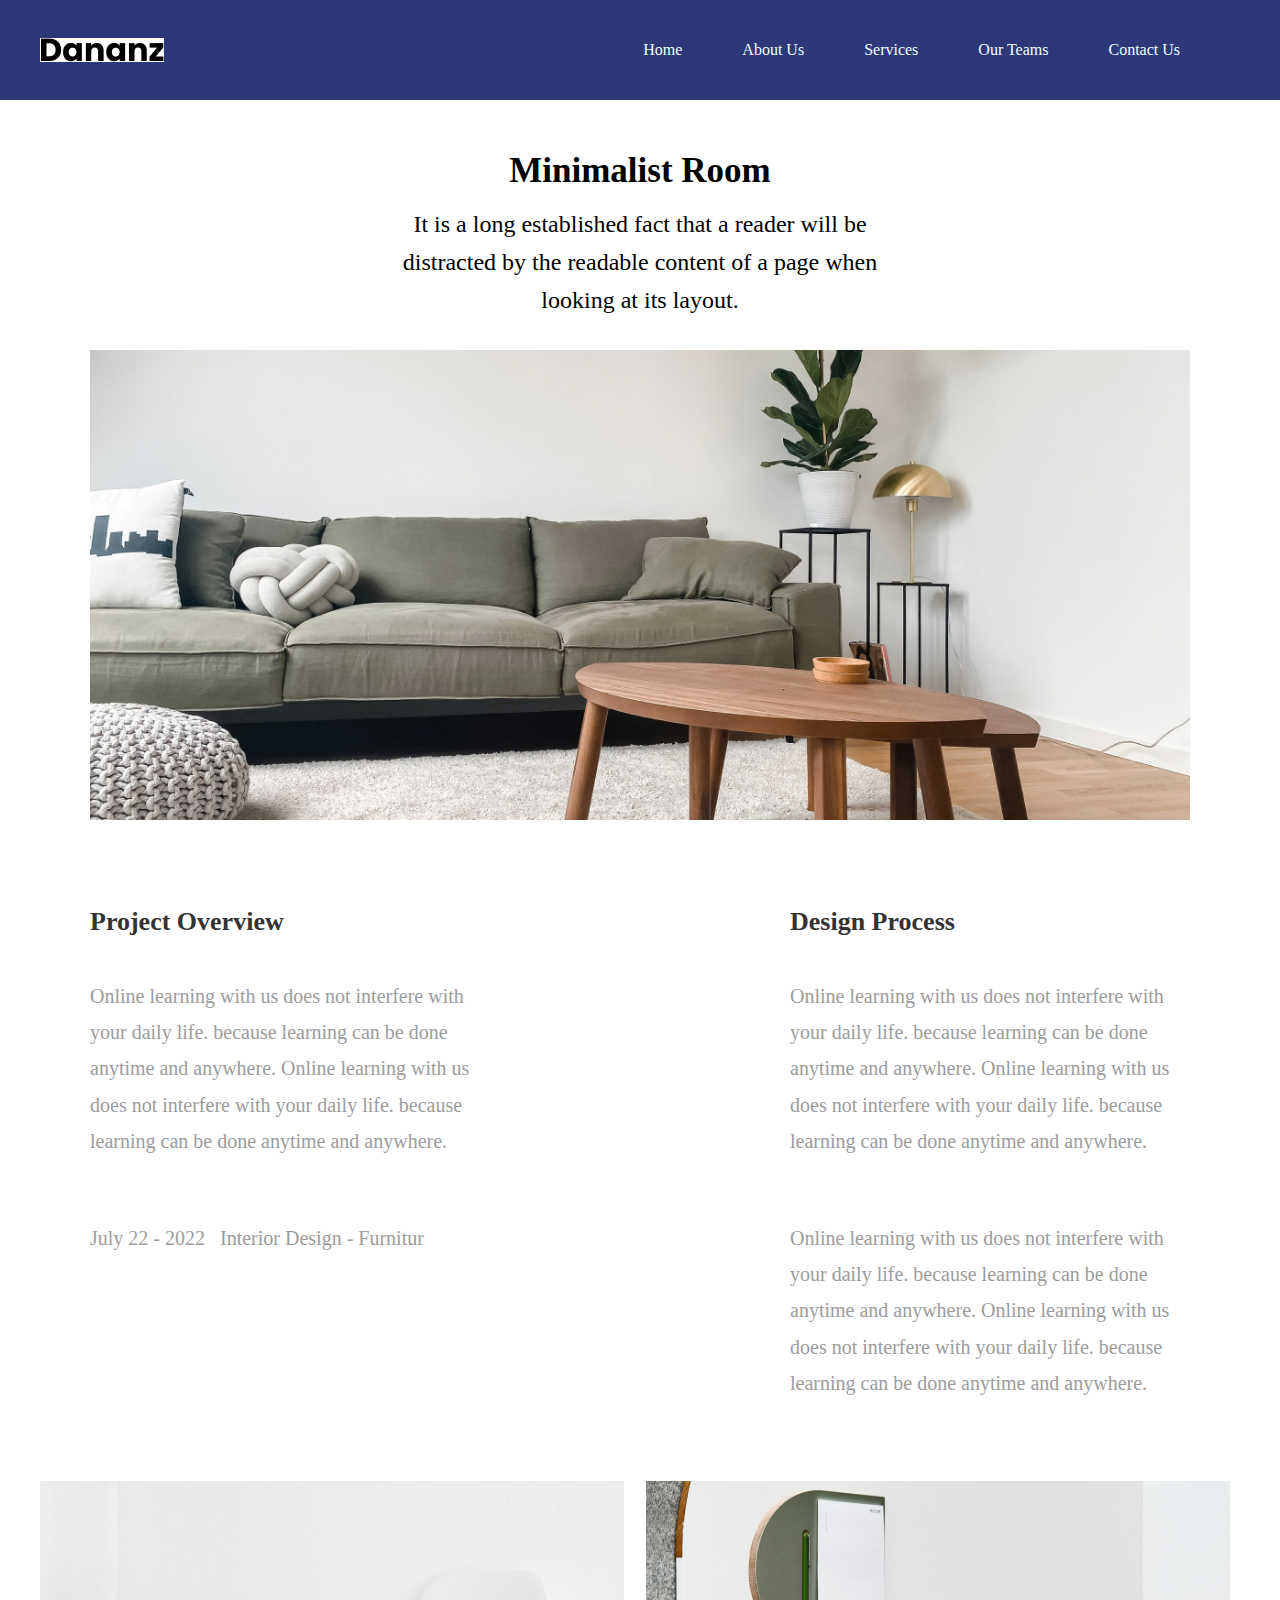
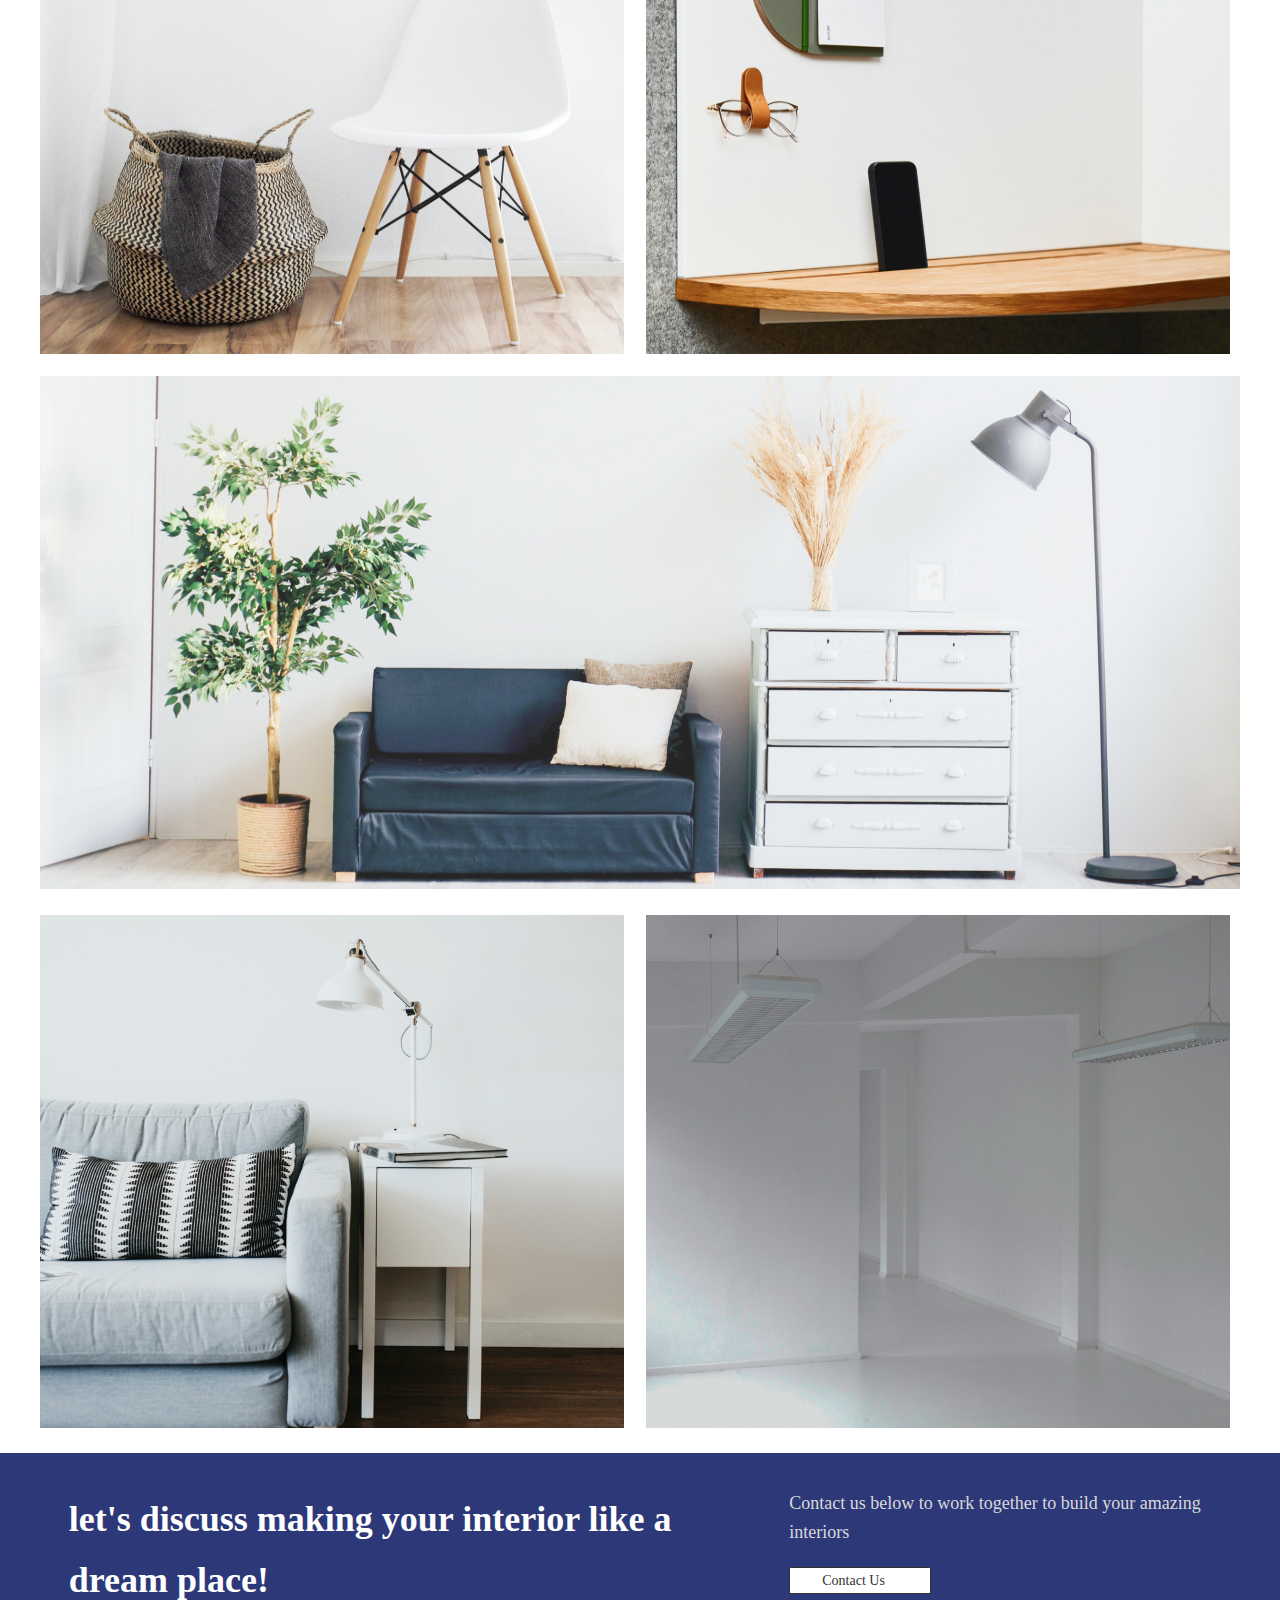
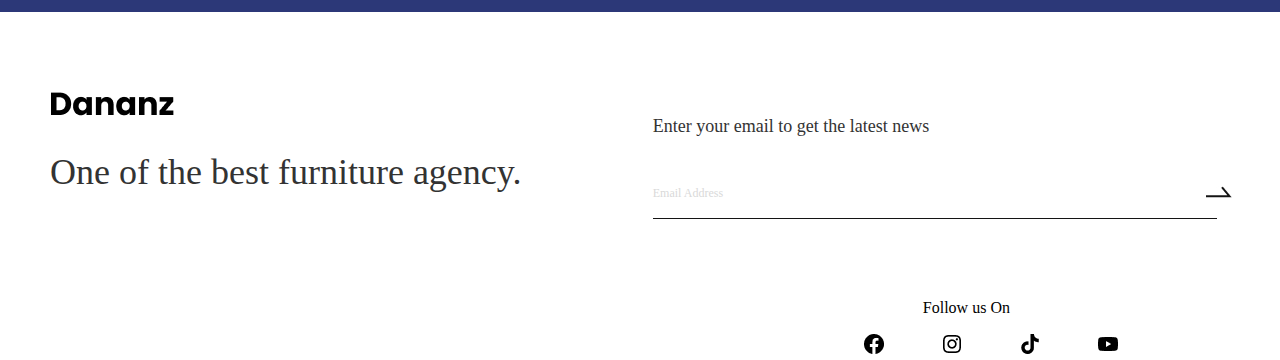
<file: portfolio-details.html>
<!DOCTYPE html>
<html lang="en">
  <head>
    <meta charset="UTF-8" />
    <meta name="viewport" content="width=device-width, initial-scale=1.0" />
    <title>portfolio-details</title>
    <link rel="stylesheet" href="./style.css">
    <link rel="stylesheet" href="./portfolio-details.css" />
  </head>
  <body>
    <header>
        <img src="./assets/Dananz.jpg" class="logo" alt="" />
        <nav>
            <div class="menu-icon"><span></span><span></span><span></span></div>
          <ul class="menu-content">
            <li>
              <a class="links" href="./index.html">Home</a>
              <span class="focus"></span>
            </li>
            <li>
              <a class="links" href="./about.html">about us</a>
  
              <span class="focus"></span>
            </li>
            <li>
              <a class="links" href="./service.html">services</a>
  
              <span class="focus"></span>
            </li>
            <li>
              <a class="links" href="./ourTeam.html">our teams</a>
  
              <span class="focus"></span>
            </li>
            <a class="links" href="./contact.html">contact us</a>
  
              <span class="focus"></span>
            </li>
          </ul>

          <ul class="mobile-menu-content">
            <li>
              <a class="links" href="./index.html">Home</a>
              <span class="focus"></span>
            </li>
            <li>
              <a class="links" href="./about.html">about us</a>
  
              <span class="focus"></span>
            </li>
            <li>
              <a class="links" href="./service.html">services</a>
  
              <span class="focus"></span>
            </li>
            <li>
              <a class="links" href="./ourTeam.html">our teams</a>
  
              <span class="focus"></span>
            </li>
            <a class="links" href="./contact.html">contact us</a>
  
              <span class="focus"></span>
              <li id="close-menu">x</li>
            </li>
          </ul>
        </nav>
      </header>

      <main>
        <div class="layout-one">
            <div class="sub-lay">
              <span id="caption" >Minimalist Room</span>
              <span class="svc-word">It is a long established fact that a reader will be distracted by the readable content of a page when looking at its layout.</span>
            </div>
            <div class="image-one">
              <img src="./assets/portfolio-details/unsplash_77JACslA8G0.jpg" alt="" id="image-lay">
            </div>
      
          </div>


          <div class="right-c">
    
            <div class="cont-last">
                <div class="first-cc">
                
                    <div class="first-btm-abb">
            
                      Project Overview<br> <br>
                        <span id="text-btm-abb">Online learning with us does not interfere with your daily life. because learning can be done anytime and anywhere. Online learning with us does not interfere with your daily life. because learning can be done anytime and anywhere.</span>
                      </div>
                
                    
                    <div class="first-btm-abb">
                      Design Process<br> <br>
                        <span id="text-btm-abb">Online learning with us does not interfere with your daily life. because learning can be done anytime and anywhere. Online learning with us does not interfere with your daily life. because learning can be done anytime and anywhere.</span>
                      </div>
                    </div>
            
            
                    <div class="last-c">
                        <div class="first-btm-abb">

                              <span id="text-btm-abb">July 22 - 2022 &nbsp; Interior Design - Furnitur</span>
                        
                          </div>
                          <div class="first-btm-abb">
                  
                      
                              <span id="text-btm-abb">Online learning with us does not interfere with your daily life. because learning can be done anytime and anywhere. Online learning with us does not interfere with your daily life. because learning can be done anytime and anywhere.</span>
                            </div>
                    </div>
            </div>
    
          </div>

          <div class="image-container">
            <div class="top-images" id="vintage">
              <img src="./assets/portfolio-details/top-1.jpg" alt="">
              <img src="./assets/portfolio-details/top-2.jpg" alt="">

            </div>
            <div class="sub-img" id="modern"><img src="./assets/portfolio-details/img-3-sub.jpg" alt=""></div>
            <div class="btm-images" id="transitional">
              <img src="./assets/portfolio-details/btm-1.jpg" alt="">
              <img src="./assets/portfolio-details/btm-2.jpg" alt="">

            </div>
          </div>
      </main>


         <!-- FOOTER -->
         <footer>
          <div class="top-foot">
              <div class="text-foot-right">
                let's discuss making your interior like a dream place!
              </div>
              <div class="text-foot-left">
                Contact us below to work together to build your amazing interiors<a
                  class="button-f"
                  href="./contact.html"
                  >Contact Us</a
                >
                <span class="focus"></span>
              </div>
              <!-- top-foot ends -->
            </div>
            <!-- bottom-footer -->
             <div class="bottom-footer">
  
              <div class="bottom-left">
                <span id="logo"> <img src="./assets/Dananz.jpg" alt=""></span> <br>
                <span id="bottom-text">One of the best furniture agency.</span>
              </div>
              <div class="bottom-right"> 
                <div class="bottom-form">
                  <h5>Enter  your email to get the latest news</h5>
                  <div id="text-form">
                    <h6>Email Address</h6>
                    <span id="vector"><a class="link-3" href="#"
                      ><img src="./assets/Vector 32.jpg" alt=""></a></span>
              
                    </div>
                </div>
                <div class="email">
                </div>
                <div class="socials">
                  Follow us On</h4>
                  <div class="social-images">
                    <a href="https://www.facebook.com" target="_blank"><img src="./assets/facebook.jpg" alt=""></a>
                    <a href="https://www.instagram.com" target="_blank"><img src="./assets/instagram.jpg" alt=""></a>
                    <a href="https://www.tiktok.com" target="_blank"><img src="./assets/tiktok.jpg" alt=""></a>
                    <a href="https://www.youtube.com" target="_blank"><img src="./assets/youtube.jpg" alt=""></a>
                   </div>
                </div>
              </div>
            </div>
      </footer>

      <script src="./index.js"></script>
  </body>
</html>
</file>
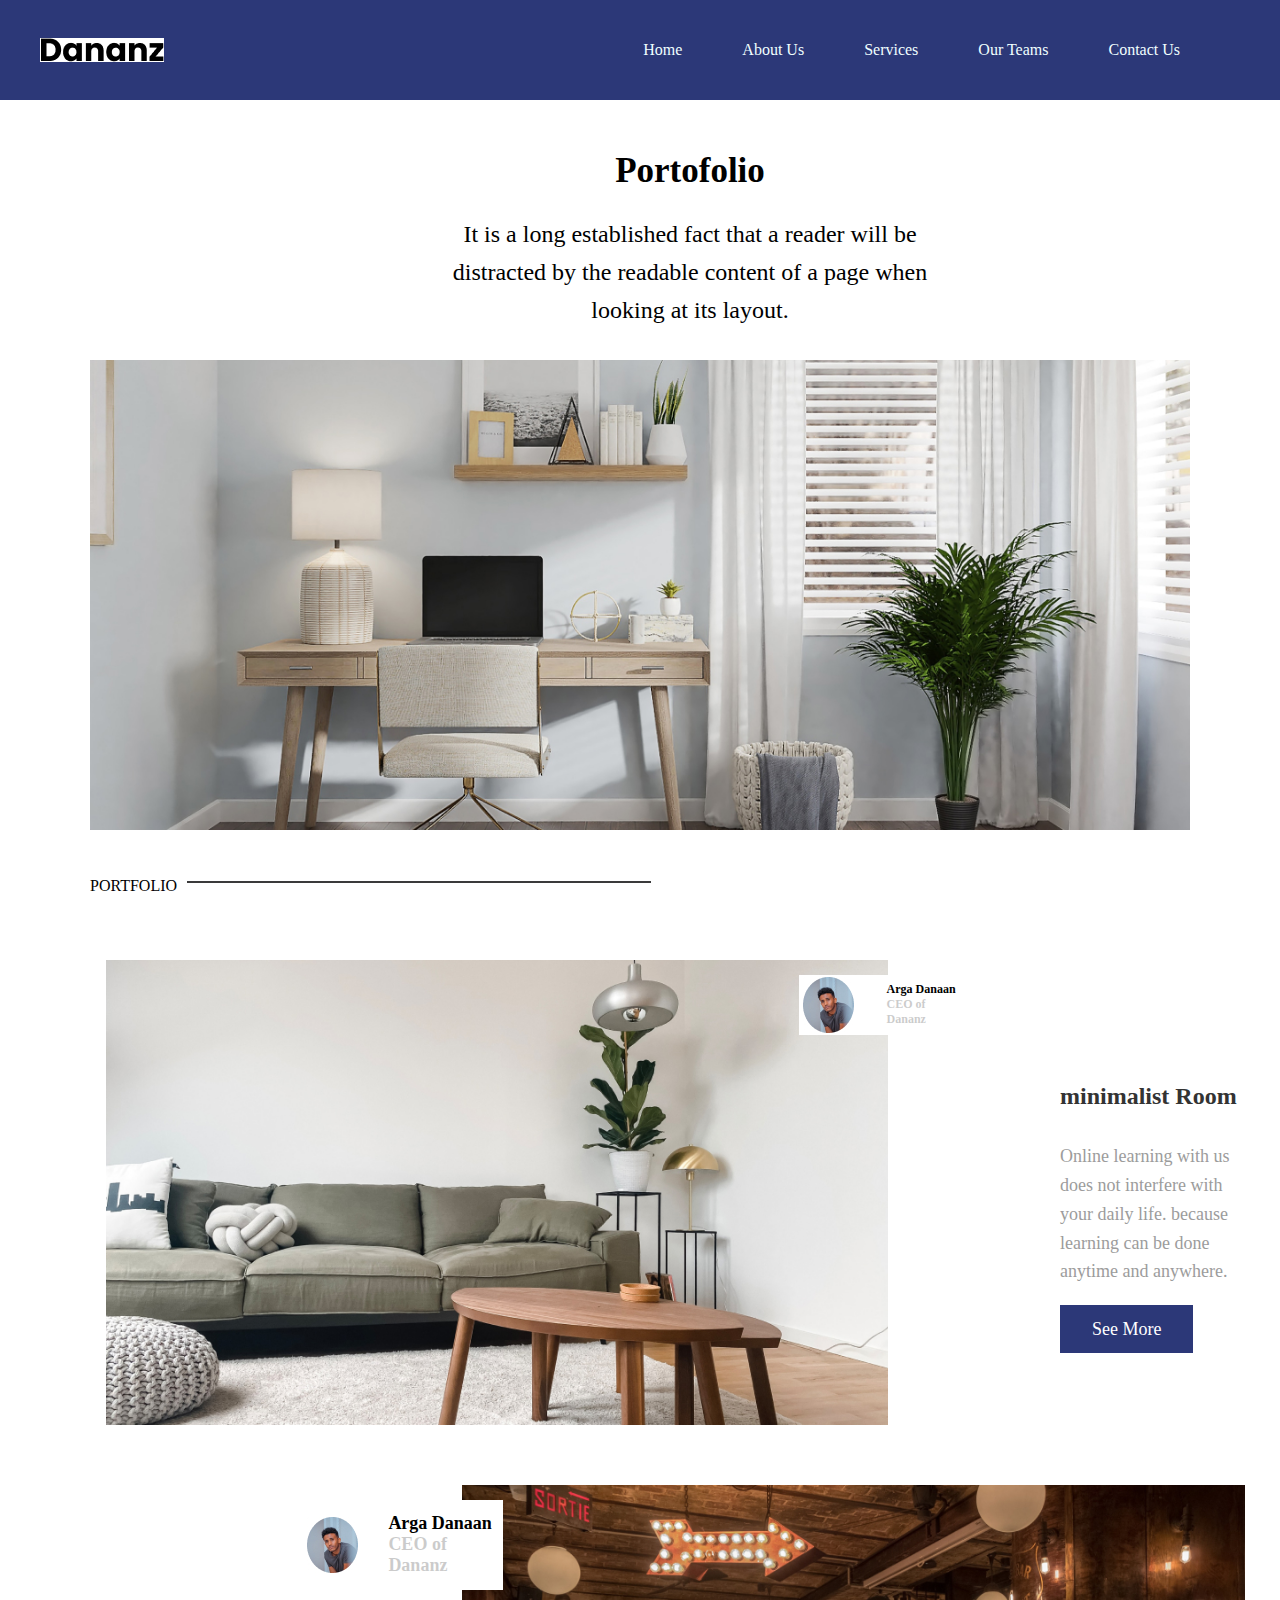
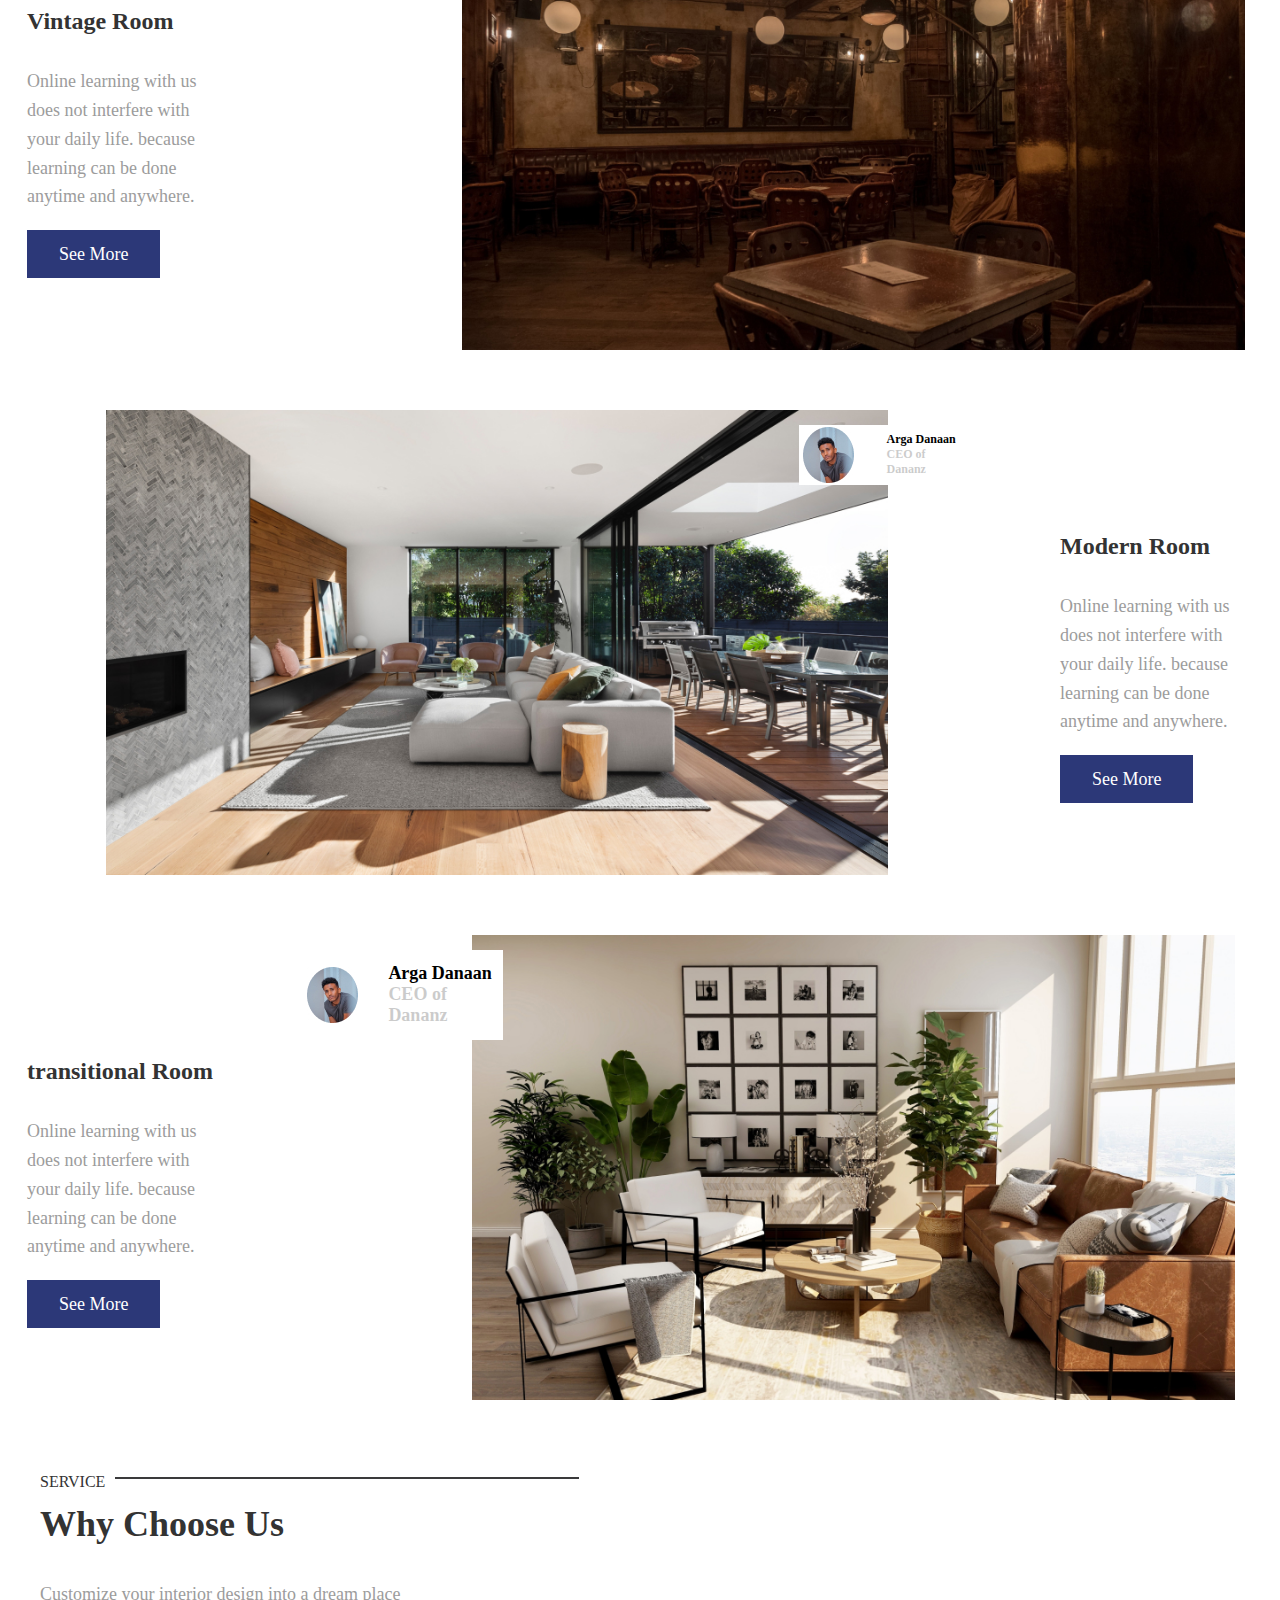
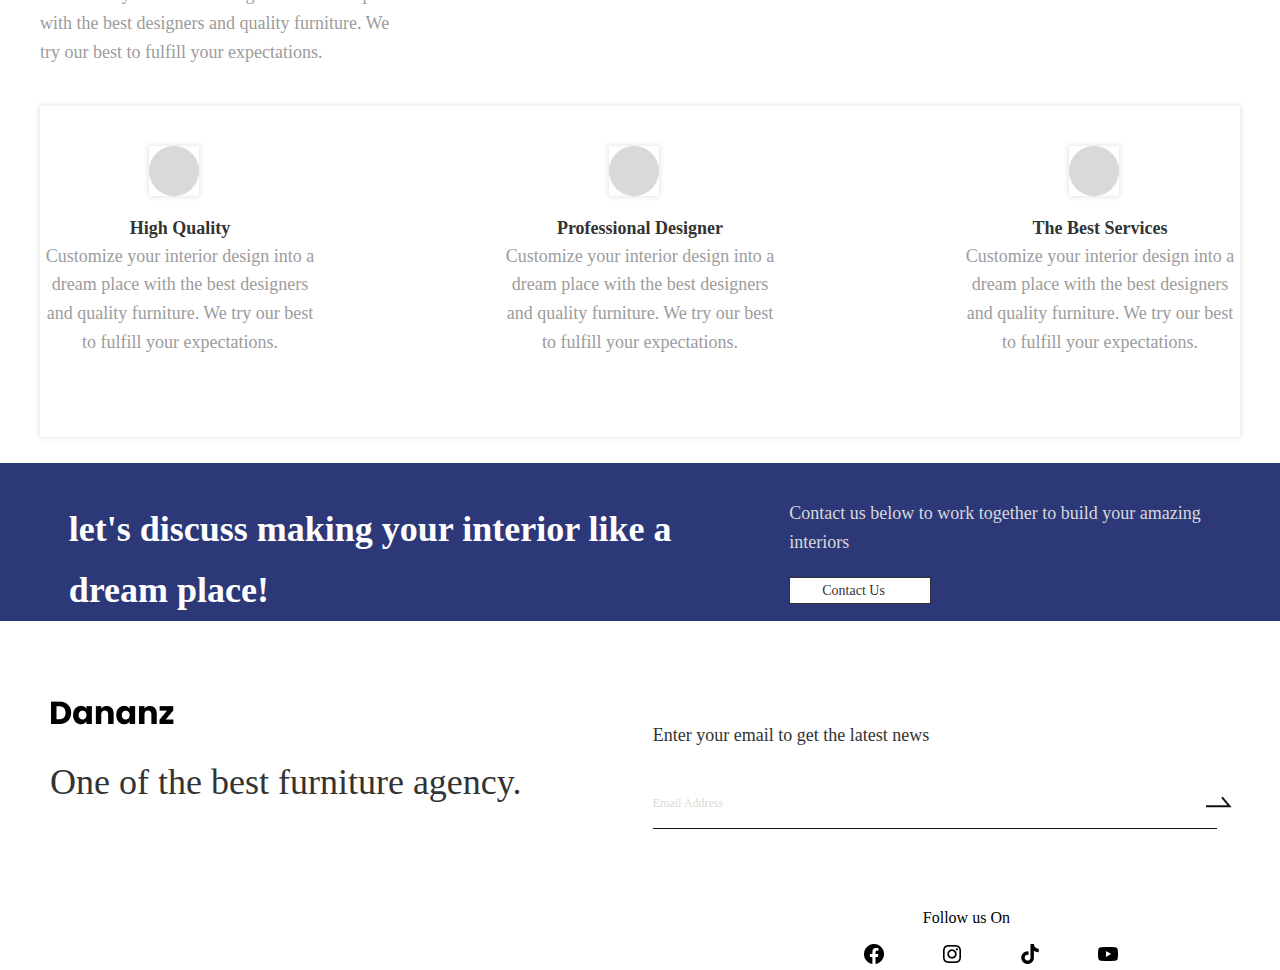
<file: portfolio.html>
<!DOCTYPE html>
<html lang="en">
  <head>
    <meta charset="UTF-8" />
    <meta name="viewport" content="width=device-width, initial-scale=1.0" />
    <title>portfolio</title>
    <link rel="stylesheet" href="./style.css">
    <link rel="stylesheet" href="./portfolio.css">
  </head>
  <body>

    <header>
        <img src="./assets/Dananz.jpg" class="logo" alt="" />
        <nav>
            <div class="menu-icon"><span></span><span></span><span></span></div>
          <ul class="menu-content">
            <li>
              <a class="links" href="./index.html">Home</a>
              <span class="focus"></span>
            </li>
            <li>
              <a class="links" href="./about.html">about us</a>
  
              <span class="focus"></span>
            </li>
            <li>
              <a class="links" href="./service.html">services</a>
  
              <span class="focus"></span>
            </li>
            <li>
              <a class="links" href="./ourTeam.html">our teams</a>
  
              <span class="focus"></span>
            </li>
            <a class="links" href="./contact.html">contact us</a>
  
              <span class="focus"></span>
            </li>
          </ul>

          <ul class="mobile-menu-content">
            <li>
              <a class="links" href="./index.html">Home</a>
              <span class="focus"></span>
            </li>
            <li>
              <a class="links" href="./about.html">about us</a>
  
              <span class="focus"></span>
            </li>
            <li>
              <a class="links" href="./service.html">services</a>
  
              <span class="focus"></span>
            </li>
            <li>
              <a class="links" href="./ourTeam.html">our teams</a>
  
              <span class="focus"></span>
            </li>
            <a class="links" href="./contact.html">contact us</a>
  
              <span class="focus"></span>
              <li id="close-menu">x</li>
            </li>
          </ul>
        </nav>
      </header>

      <main>
        <div class="layout-one">
            <div class="sub-lay">
              <span id="caption">Portofolio</span>
              <span class="svc-word">It is a long established fact that a reader will be distracted by the readable content of a page when looking at its layout.</span>
            </div>
            <div class="image-one">
              <img src="./assets/portfolio/port-1.jpg" alt="" id="image-lay">
            </div>
  
            <div class="bottom-layout-one">
                <div class="rule-two">
                    Portfolio
                  <div class="line"></div>
                </div>

              </div>
          </div>

           <div class="about-section" id="minimalist">
            <div class="about-images">
               <img src="./assets/portfolio/port-2.jpg" alt="" id="image-about">
             <div class="about-image2"> 
                 <div class="cap-image"><img src="./assets/Ellipse 332.jpg" alt=""></div>
               <div class="cap">Arga Danaan <br> <span style="opacity: 0.2;">CEO of Dananz</span></div>
             </div>
            </div>
             <div class="about-text"><h3>minimalist Room</h3> <br>Online learning with us does not interfere with your daily life. because learning can be done anytime and anywhere. <br><br>
                 <a class="button" href="./portfolio-details.html#caption"> see More</a>
                 <span class="focus"></span></div>
         </div>

      
         <div class="about-section-2" id="vintage">
            <div class="about-images"  id="img-port-1">
               <img src="./assets/portfolio/port-3.jpg" alt="" id="image-about">
             <div class="about-image2" id="img-port"> 
                 <div class="cap-image"><img src="./assets/Ellipse 332.jpg" alt=""></div>
               <div class="cap">Arga Danaan <br> <span style="opacity: 0.2;">CEO of Dananz</span></div>
             </div>
            </div>
             <div class="about-text"> <h3>Vintage Room</h3> <br>Online learning with us does not interfere with your daily life. because learning can be done anytime and anywhere. <br><br>
                 <a class="button" href="./portfolio-details.html#vintage"> see More</a>
                 <span class="focus"></span></div>
         </div> 

         
          <div class="about-section-3" id="modern">
            <div class="about-images">
               <img src="./assets/portfolio/port-4.jpg" alt="" id="image-about">
             <div class="about-image2"> 
                 <div class="cap-image"><img src="./assets/Ellipse 332.jpg" alt=""></div>
               <div class="cap">Arga Danaan <br> <span style="opacity: 0.2;">CEO of Dananz</span></div>
             </div>
            </div>
             <div class="about-text"> <h3>Modern Room</h3> <br>Online learning with us does not interfere with your daily life. because learning can be done anytime and anywhere. <br><br>
                 <a class="button" href="./portfolio-details.html#modern"> see More</a>
                 <span class="focus"></span></div>
         </div> 

         
           <div class="about-section-4" id="transitional">
            <div class="about-images" id="img-port-1">
               <img src="./assets/portfolio/port-5.jpg" alt="" id="image-about">
             <div class="about-image2" id="img-port"> 
                 <div class="cap-image"><img src="./assets/Ellipse 332.jpg" alt=""></div>
               <div class="cap">Arga Danaan <br> <span style="opacity: 0.2;">CEO of Dananz</span></div>
             </div>
            </div>
             <div class="about-text"><h3>transitional Room</h3> <br>Online learning with us does not interfere with your daily life. because learning can be done anytime and anywhere. <br><br>
                 <a class="button" href="./portfolio-details.html#transitional"> see More</a>
                 <span class="focus"></span></div>
         </div>  

           <div class="bottom-abb-cont-2">
            <div class="rule-two">
              SERVICE
                <div class="line"></div>
              </div>
              Why Choose Us <br> <span id="word-abb-2">Customize your interior design into a dream place with the best designers and quality furniture. We try our best to fulfill your expectations.</span>
            </div>  
         
            <div class="last-abb-cont">
         
             <div class="first-btm-abb">
               <div class="last-img"><img src="./assets/about-/Ellipse 333.jpg" alt=""></div>
               <div class="last-text">
                 High Quality <br>
                 <span id="text-btm-abb">Customize your interior design into a dream place with the best designers and quality furniture. We try our best to fulfill your expectations.</span>
               </div>
             </div>
             
             <div class="first-btm-abb">
               <div class="last-img"><img src="./assets/about-/Ellipse 334.jpg" alt="" id="abb-eclp-2"></div>
               <div class="last-text">
                 Professional Designer <br>
                 <span id="text-btm-abb">Customize your interior design into a dream place with the best designers and quality furniture. We try our best to fulfill your expectations.</span>
               </div>
             </div>
             
             <div class="first-btm-abb">
               <div class="last-img"><img src="./assets/about-/Ellipse 335.jpg" alt=""  id="abb-eclp-3"></div>
               <div class="last-text">
                 The Best Services <br>
                 <span id="text-btm-abb">Customize your interior design into a dream place with the best designers and quality furniture. We try our best to fulfill your expectations.</span>
               </div>
             </div>
           </div> 

      </main>

        <!-- FOOTER -->
        <footer>
            <div class="top-foot">
                <div class="text-foot-right">
                  let's discuss making your interior like a dream place!
                </div>
                <div class="text-foot-left">
                  Contact us below to work together to build your amazing interiors<a
                    class="button-f"
                    href="./contact.html"
                    >Contact Us</a
                  >
                  <span class="focus"></span>
                </div>
                <!-- top-foot ends -->
              </div>
              <!-- bottom-footer -->
               <div class="bottom-footer">
    
                <div class="bottom-left">
                  <span id="logo"> <img src="./assets/Dananz.jpg" alt=""></span> <br>
                  <span id="bottom-text">One of the best furniture agency.</span>
                </div>
                <div class="bottom-right"> 
                  <div class="bottom-form">
                    <h5>Enter  your email to get the latest news</h5>
                    <div id="text-form">
                      <h6>Email Address</h6>
                      <span id="vector"><a class="link-3" href="#"
                        ><img src="./assets/Vector 32.jpg" alt=""></a></span>
                
                      </div>
                  </div>
                  <div class="email">
                  </div>
                  <div class="socials">
                    Follow us On</h4>
                    <div class="social-images">
                        <a href="https://www.facebook.com" target="_blank"><img src="./assets/facebook.jpg" alt=""></a>
                        <a href="https://www.instagram.com" target="_blank"><img src="./assets/instagram.jpg" alt=""></a>
                        <a href="https://www.tiktok.com" target="_blank"><img src="./assets/tiktok.jpg" alt=""></a>
                        <a href="https://www.youtube.com" target="_blank"><img src="./assets/youtube.jpg" alt=""></a>
                       </div>
                  </div>
                </div>
              </div>
        </footer>

        <script src="./index.js"></script>
  </body>
</html>
</file>
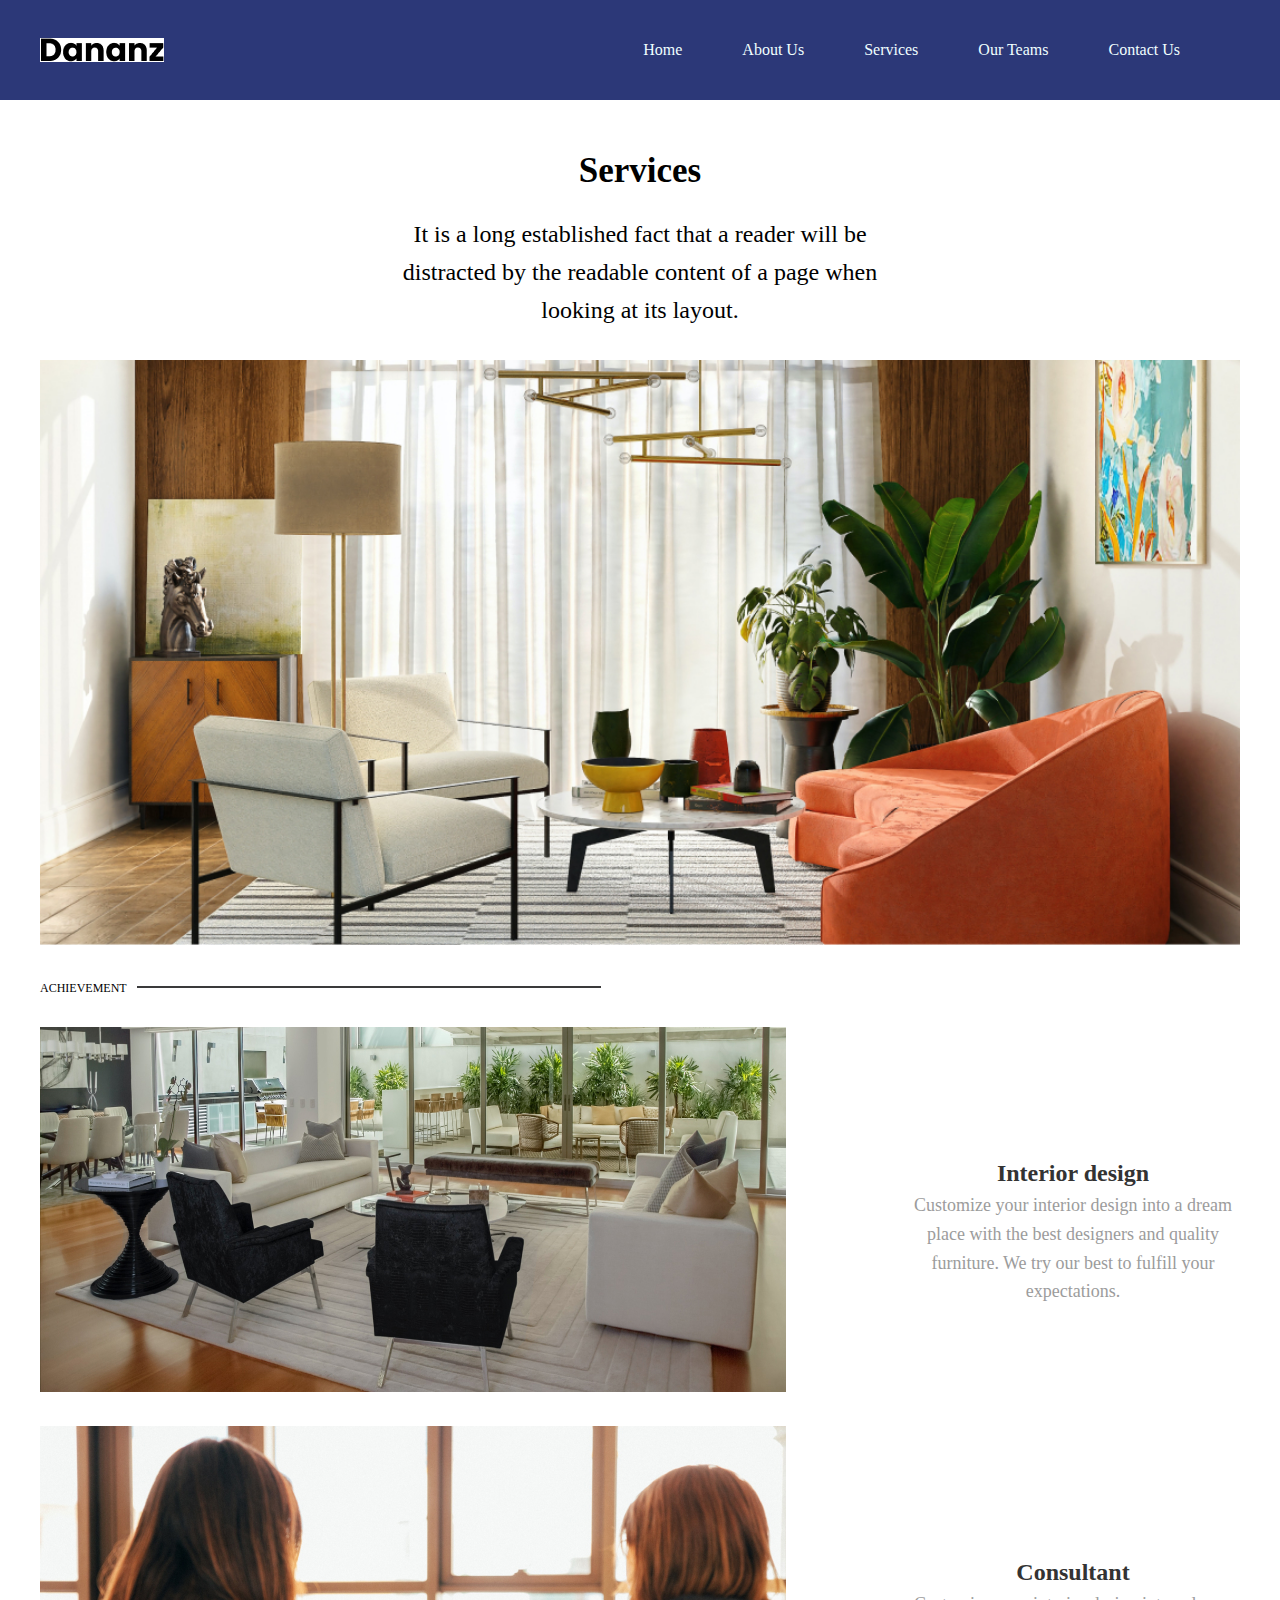
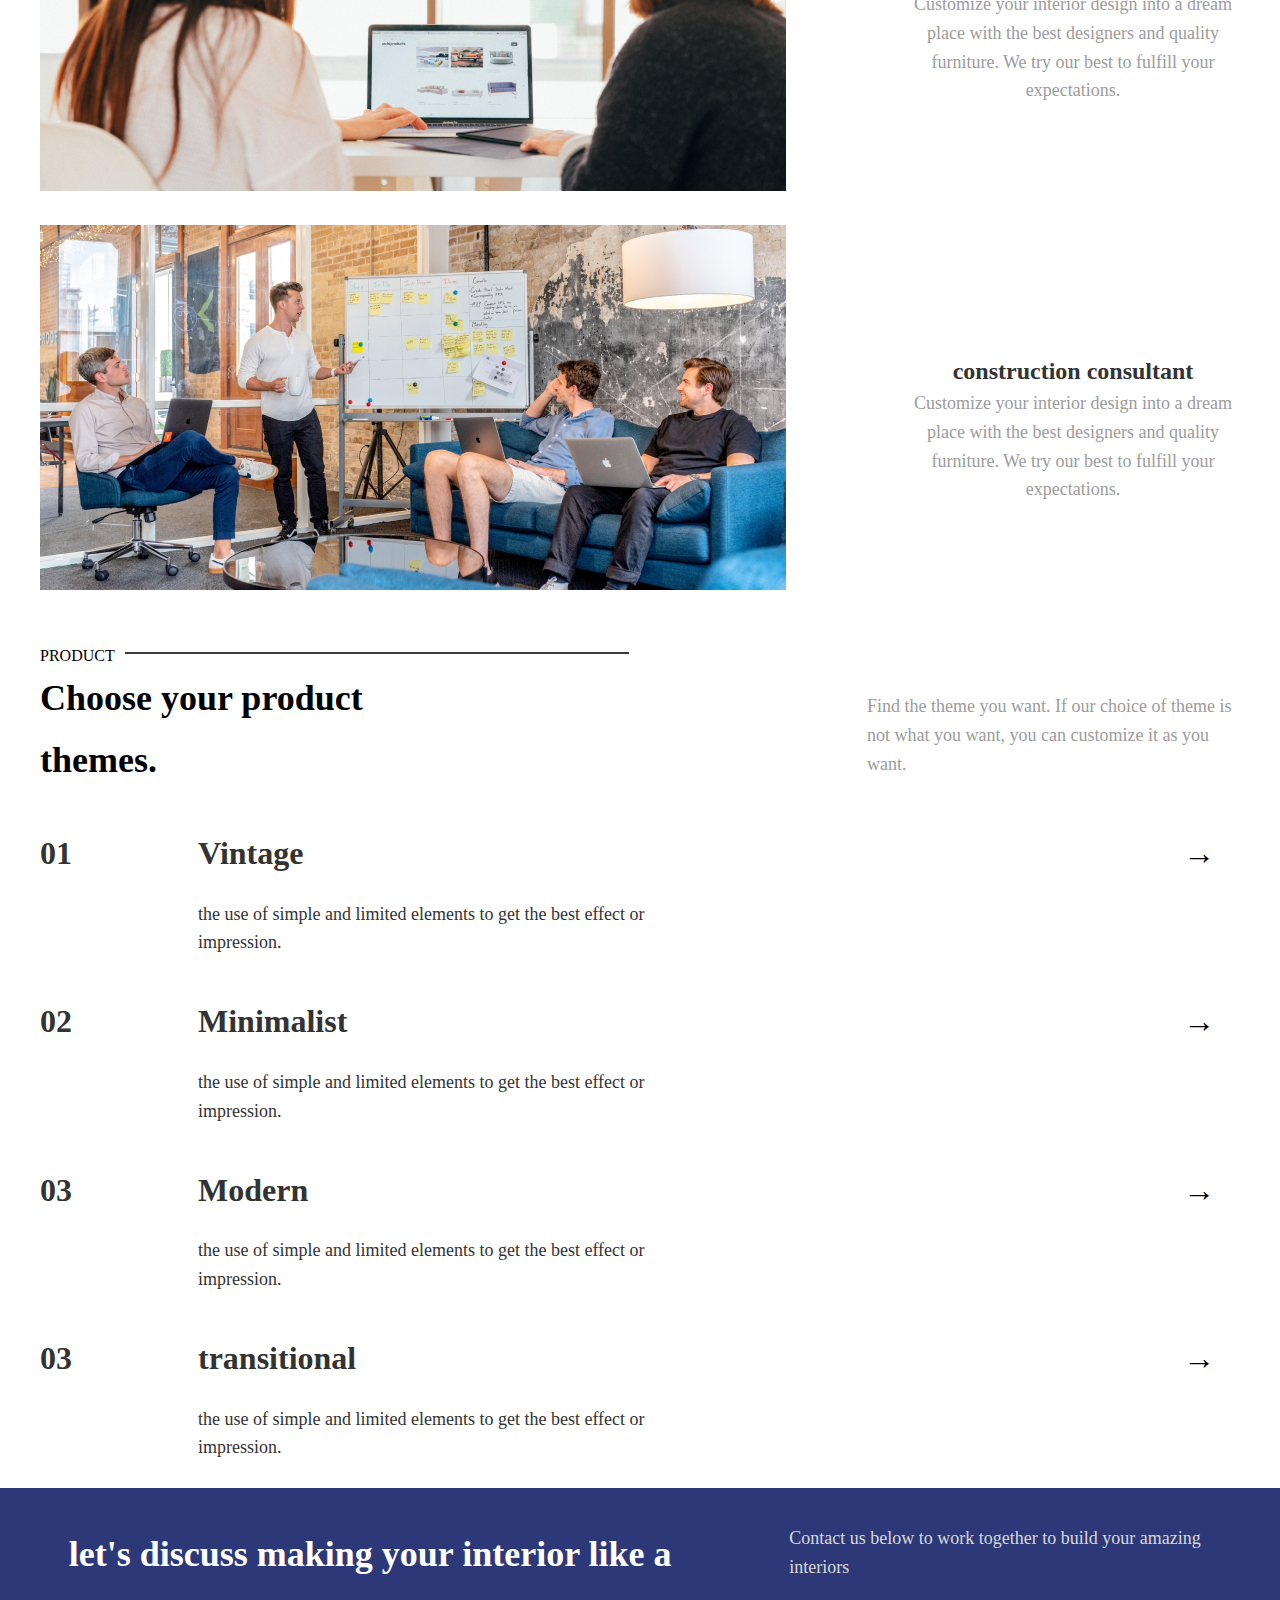
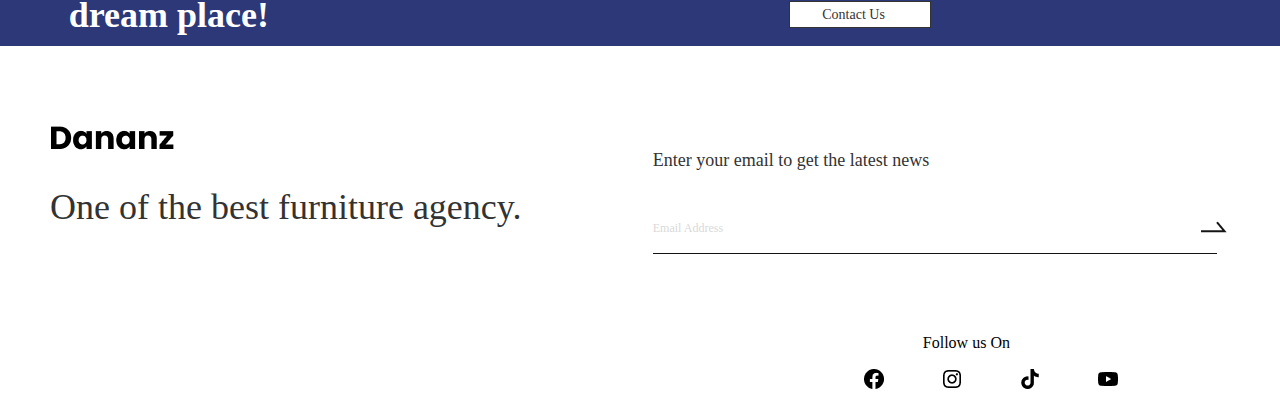
<file: service.html>
<!DOCTYPE html>
<html lang="en">
<head>
    <meta charset="UTF-8">
    <meta name="viewport" content="width=device-width, initial-scale=1.0">
    <title>Services</title> 
    <link rel="stylesheet" href="./style.css">
    <link rel="stylesheet" href="./service.css">
</head>
<body>
    <header>
        <img src="./assets/Dananz.jpg" class="logo" alt="" />
        <nav>
            <div class="menu-icon"><span></span><span></span><span></span></div>

            
          <ul class="menu-content">
            <li>
              <a class="links" href="./index.html">Home</a>
              <span class="focus"></span>
            </li>
            <li>
              <a class="links" href="./about.html">about us</a>
  
              <span class="focus"></span>
            </li>
            <li>
              <a class="links" href="#">services</a>
  
              <span class="focus"></span>
            </li>
            <li>
              <a class="links" href="./ourTeam.html">our teams</a>
  
              <span class="focus"></span>
            </li>
            <a class="links" href="./contact.html">contact us</a>
  
              <span class="focus"></span>
            </li>
          </ul>

          <ul class="mobile-menu-content">
            <li>
              <a class="links" href="./index.html">Home</a>
              <span class="focus"></span>
            </li>
            <li>
              <a class="links" href="./about.html">about us</a>
  
              <span class="focus"></span>
            </li>
            <li>
              <a class="links" href="#">services</a>
  
              <span class="focus"></span>
            </li>
            <li>
              <a class="links" href="./ourTeam.html">our teams</a>
  
              <span class="focus"></span>
            </li>
            <a class="links" href="./contact.html">contact us</a>

            <span class="focus"></span>
            
            <li id="close-menu">x</li>
            </li>
          </ul>
        </nav>
      </header>

      <main>
        <div class="layout-one">
            <div class="sub-lay">
              <span id="caption">Services</span>
              <span class="svc-word">It is a long established fact that a reader will be distracted by the readable content of a page when looking at its layout.</span>
            </div>
            <div class="image-one">
              <img src="./assets/image-3.jpg" alt="" id="image-lay">
            </div>
  
            <div class="bottom-layout-one">
                <div class="rule-two">
                    ACHIEVEMENT
                  <div class="line"></div>
                </div>

              </div>
          </div>

          <div class="about-section">
            <div class="svc-abb-1" id="interior">
                <div class="about-images">
                    <img src="./assets/service/service-1.jpg" alt="" id="image-about"">
     
                 </div>
                  <div class="about-text"><span id="cap-s">Interior design</span><br>Customize your interior design into a dream place with the best designers and quality furniture. We try our best to fulfill your expectations. <br><br>
                      </div>
            </div>

                 <div class="svc-abb-1" id="consultant">
                    <div class="about-images">
                        <img src="./assets/service/service-2.jpg" alt="" id="image-about">
         
                     </div>
                      <div class="about-text"><span id="cap-s">Consultant</span><br>Customize your interior design into a dream place with the best designers and quality furniture. We try our best to fulfill your expectations. <br><br>
                          </div>
                 </div>

                     <div class="svc-abb-1" id="construction"> <div class="about-images">
                        <img src="./assets/service/service-3.jpg" alt="" id="image-about">
         
                     </div>
                      <div class="about-text" ><span id="cap-s">construction consultant</span><br>Customize your interior design into a dream place with the best designers and quality furniture. We try our best to fulfill your expectations. <br><br>
                          </div></div>
         </div>

         
         <div class="product-section">

            <div class="rule-four">
              PRODUCT
              <div class="line-3"></div>
            </div>
    
            <div class="texts">
              <div class="title">
                Choose your product themes.
              </div>
          
              <div class="text-33">Find the theme you want. If our choice of theme is not what you want, you can customize it as you want.</div>
            </div>
    
            <div class="text-34">
              <div class="first-product">01<div class="title-1">Vintage <br> <span id="word-1">the use of simple and limited elements to get the best effect or impression.</span></div> <div class="arrow-1"><a class="link-3" href="./portfolio.html#vintage"
                >&#8594;</a
              ></div>
            
            </div>
    
            <div class="first-product">02<div class="title-1">Minimalist<br> <span id="word-1">the use of simple and limited elements to get the best effect or impression.</span></div> <div class="arrow-1"><a class="link-3" href="./portfolio.html#minimalist"
              >&#8594;</a
            ></div>
          
          </div>
    
          <div class="first-product">03<div class="title-1">Modern <br> <span id="word-1">the use of simple and limited elements to get the best effect or impression.</span></div> <div class="arrow-1"><a class="link-3" href="./portfolio.html#modern"
            >&#8594;</a
          ></div>
        
        </div>
    
        <div class="first-product">03<div class="title-1">transitional<br> <span id="word-1">the use of simple and limited elements to get the best effect or impression.</span></div> <div class="arrow-1"><a class="link-3" href="./portfolio.html#transitional"
          >&#8594;</a
        ></div>
      
      </div>
          </div>
        </div>

      </main>

      <footer>
        <div class="top-foot">
            <div class="text-foot-right">
              let's discuss making your interior like a dream place!
            </div>
            <div class="text-foot-left">
              Contact us below to work together to build your amazing interiors<a
                class="button-f"
                href="./contact.html"
                >Contact Us</a
              >
              <span class="focus"></span>
            </div>
            <!-- top-foot ends -->
          </div>
          <!-- bottom-footer -->
           <div class="bottom-footer">

            <div class="bottom-left">
              <span id="logo"> <img src="./assets/Dananz.jpg" alt=""></span> <br>
              <span id="bottom-text">One of the best furniture agency.</span>
            </div>
            <div class="bottom-right"> 
              <div class="bottom-form">
                <h5>Enter  your email to get the latest news</h5>
                <div id="text-form">
                  <h6>Email Address</h6>
                  <span id="vector"><a class="link-3" href="#"
                    ><img src="./assets/Vector 32.jpg" alt=""></a></span>
            
                  </div>
              </div>
              <div class="email">
              </div>
              <div class="socials">
                Follow us On</h4>
                <div class="social-images">
                 <a href="https://www.facebook.com" target="_blank"><img src="./assets/facebook.jpg" alt=""></a>
                 <a href="https://www.instagram.com" target="_blank"><img src="./assets/instagram.jpg" alt=""></a>
                 <a href="https://www.tiktok.com" target="_blank"><img src="./assets/tiktok.jpg" alt=""></a>
                 <a href="https://www.youtube.com" target="_blank"><img src="./assets/youtube.jpg" alt=""></a>
                </div>
              </div>
            </div>
          </div>
    </footer>

    <script src="./index.js"></script>

</body>
</html>
</file>
<file: style.css>
* {
  box-sizing: border-box;
  margin: 0;
  padding: 0;

  /* header */
}
header {
  display: flex;
  padding: 40px;
  justify-content: space-between;
  align-items: center;
  background: var(--primary-blue-100, #2c3878);
  width: 100%;
  height: 100px;
}
.menu-content {
  display: flex;
  justify-content: space-between;
  gap: 60px;
  list-style: none;
  text-transform: capitalize;
  display: none;
}
.links {
  /* color: azure; */
  color: #2c3878;
  text-decoration: none;
  text-transform: capitalize;
  display: block;
}
.links:focus + .focus {
  width: 100%;
  height: 2px;
  background: rgba(11, 60, 221, 0.74);
  position: absolute;
  bottom: 0;
}

.menu-icon {
  width: 2rem;
  display: flex;
  flex-direction: column;
  gap: 0.1rem;
  z-index: 3000;
}
.show-menu {
  right: 0;
  z-index: 1000;
}

#close-menu {
  position: absolute;
  left: 2rem;
  top: 1rem;
  color: #2c3878;
  cursor: pointer;
}

.menu-icon span {
  width: 100%;
  height: 5px;
  background: #fff;
  border-radius: 4px;
}
.mobile-menu-content {
  display: flex;
  flex-direction: column;
  gap: 20%;
  padding: 10% 4px;
  position: fixed;
  height: 80vh;
  width: 70%;
  /* background-color: #141414d5; */
  background: rgba(240, 255, 255, 0.944);
  list-style: none;
  backdrop-filter: blur(4px);
  top: 0;
  right: -100%;
  align-items: center;
  font-weight: 700;
  font-size: 1.2rem;
  transition: all 2s;
}

/* FOOTER */
footer {
  display: flex;
  flex-direction: column;
  width: 100%;
  height: 420px;
  justify-content: space-between;
}

.top-foot {
  display: flex;
  flex-wrap: wrap;
  justify-content: space-around;
  width: 100%;
  height: 300px;
  background-color: #2c3878;
}

.text-foot-right {
  width: 323px;
  font-size: 20px;
  padding-top: 36px;
  padding-left: 10px;
  font-weight: 600;
  line-height: 170%;
  font-style: normal;
  color: #fff;
}

.text-foot-left {
  display: flex;
  width: 432px;
  padding-top: 36px;
  gap: 30px;
  flex-direction: column;
  font-size: 15px;
  font-weight: 400;
  line-height: 160%;
  font-style: normal;
  color: #d9d9d9;
}

.button-f {
  width: 142px;
  background-color: #ffffff;
  padding: 2px 32px;
  color: #333333;
  font-weight: 500;
  line-height: 150%;
  font-size: 14px;
  text-decoration: none;
  border: 1px solid;
  border-color: #333333;
}

.bottom-footer {
  height: 495px;
  width: 100%;
  display: flex;
  flex-direction: column;
  justify-content: space-between;
  padding-top: 80px;
  background-color: #fff;
}

.bottom-left {
  width: 100%;
  padding-left: 10px;
}

.bottom-right {
  width: 100%;
}

.bottom-form {
  width: 100%;
  padding-top: 20px;
}

#bottom-text {
  font-size: 25px;
  font-style: normal;
  font-weight: 600px;
  line-height: 170%;
  color: #333;
}

h5 {
  font-size: 18px;
  font-weight: 400;
  color: #333;
  line-height: 160%;
  margin-bottom: 23.5px;
}

#text-form {
  display: flex;
  gap: 4rem;
  padding-top: 20px;
  justify-content: space-between;
}

h6 {
  color: #d9d9d9;
  font-size: 12px;
  font-style: normal;
  font-weight: 400;
  line-height: 160%;
}

.email {
  width: 100%;
  height: 1px;
  background: #141414;
  margin-top: 15px;
}
.socials {
  display: flex;
  flex-direction: column;
  padding-top: 40px;
  align-items: center;
  font-size: 16px;
}
h4 {
  width: 100px;
  font-style: normal;
  font-weight: 400;
  line-height: 160%;
  color: #333333;
}

.social-images {
  margin-top: 15px;
}
.social-images > a {
  margin-left: 15px;
}

/* * TABLET SCREEN  */

@media (min-width: 768px) {
  .menu-content {
    display: flex;
    justify-content: space-between;
    gap: 20px;
    list-style: none;
    text-transform: capitalize;
  }

  .links {
    color: azure;
    text-decoration: none;
    display: block;
  }

  .links:focus + .focus {
    width: 100%;
    height: 2px;
    background: rgba(11, 60, 221, 0.74);
    position: absolute;
    bottom: 0;
  }

  .menu-icon {
    display: none;
  }

  .mobile-menu-content {
    display: none;
  }

  /* footer */

  .text-foot-left {
    display: flex;
    width: 232px;
    padding-top: 36px;
    gap: 40px;
    flex-direction: column;
    font-size: 16px;
  }

  .email {
    width: 90%;
  }

  #text-form {
    display: flex;
    gap: 4rem;
    justify-content: space-between;
  }

  .bottom-left {
    padding-left: 50px;
  }

  #vector {
    right: 3rem;
    position: relative;
  }
}

/* * DESKTOP SCREEN  */

@media (min-width: 1110px) {
  .menu-content {
    display: flex;
    justify-content: space-between;
    gap: 60px;
    list-style: none;
    text-transform: capitalize;
  }
  .text-foot-left {
    display: flex;
    width: 432px;
    height: 58px;
    gap: 20px;
    flex-direction: column;
    width: 432px;
    font-size: 18px;
    font-weight: 400;
    line-height: 160%;
    font-style: normal;
    color: #d9d9d9;
  }

  .text-foot-right {
    width: 613px;
    font-size: 36px;
    align-content: center;
    font-weight: 600;
    line-height: 170%;
    font-style: normal;
    color: #fff;
  }

  #bottom-text {
    margin-top: 22.5px;
    width: 481px;
    height: 122px;
    display: flex;
    flex-direction: column;
    font-size: 36px;
    font-style: normal;
    font-weight: 600px;
    line-height: 170%;
    color: #333;
  }
  .bottom-footer {
    display: flex;
    flex-direction: row;
  }

  .social-images > a {
    margin-left: 50px;
  }

  .socials {
    display: flex;
    flex-direction: column;
    margin-top: 40px;
  }

  h4 {
    align-self: flex-start;
  }
}
</file>
<file: index.css>
* {
  box-sizing: border-box;
  margin: 0;
  padding: 0;
}

main {
  align-items: center;
  display: flex;
  padding: 2% 120px;
  flex-direction: column;
}
.sub-lay {
  display: flex;
  flex-direction: row;
  align-items: center;
}

#caption {
  font-size: 20px;
  width: 240px;
  color: #181717e8;
  flex-direction: column;
  font-weight: 700;
  line-height: 140%;
  padding-top: 20px;
}
.show-menu {
  right: 0;
}

.image-sub {
  width: 252px;
  height: 200px;
  background: #2c3878;
  right: 10rem;

  bottom: 1rem;
  position: relative;
}

.image-one {
  display: flex;
  justify-items: center;
}

#image-lay {
  width: 100%;
  height: 300px;
  object-fit: contain;
}

p {
  font-size: 15px;
  color: #fff;
  width: 100px;
  left: 2rem;
  position: relative;
  font-style: normal;
  font-weight: 400;
  line-height: 160%;
}

#first,
#second,
#third {
  font-size: 10px;
  color: #fff;
  width: 110px;
  padding: 2% 15px 2rem;
  font-weight: 400;
  line-height: 160%;
}

.bottom-layout-one {
  font-size: 19px;
  font-weight: 600;
  line-height: 170%;
  font-style: normal;
  padding-top: 80px;
}

.rule-two {
  text-transform: uppercase;
  display: flex;
  gap: 10px;
  font-size: 12px;
  font-weight: 500;
  line-height: 150%;
}

.line {
  width: 230px;
  height: 2px;
  position: relative;
  top: 12px;
  background-color: #131314d5;
}

.about-section {
  display: flex;
  flex-direction: column;
}

#image-about {
  width: 90%;
  height: 300px;
  object-fit: contain;
}

.about-images {
  display: flex;
}

.about-text {
  width: 311px;
  font-size: 18px;
  font-style: normal;
  font-weight: 400;
  line-height: 160%;
  color: #9c9c9c;
}

.button {
  background-color: #2c3878;
  padding: 14px 32px;
  color: #fff;
  gap: 10px;
  text-decoration: none;
}

.about-image2 {
  height: 60px;
  display: inline-flex;
  background-color: #fff;
  color: #000000;
  font-size: 12px;
  font-style: normal;
  gap: 10px;
  font-weight: 600;
  right: 95px;
  top: 75px;
  position: relative;
  place-items: center;
}

.cap-image {
  padding-left: 4px;
  overflow: hidden;
  width: 80px;
  height: 56px;
}

.rule-three {
  text-transform: uppercase;
  display: flex;
  gap: 10px;
  font-size: 12px;
  font-weight: 500;
  line-height: 150%;
}

#word-s {
  font-size: 19px;
  font-weight: 600;
  line-height: 170%;
}

.line-2 {
  width: 240px;
  height: 2px;
  position: relative;
  top: 12px;
  background-color: #131314d5;
}

.text-2 {
  height: 87px;
  font-size: 18px;
  font-style: normal;
  font-weight: 400;
  line-height: 160%;
  color: #9c9c9c;
}

.service-section {
  padding-top: 100px;
  display: flex;
  flex-direction: column;
}

.left-part {
  display: flex;
  width: 82%;
  padding-top: 4rem;
  font-weight: 600px;
  font-style: normal;
  background-color: #fff;
  flex-direction: column;
  gap: 40px;
}

.right-part {
  bottom: 7rem;
  position: relative;
  z-index: -1000;
}

#image-service {
  width: 90%;
  height: 300px;
  object-fit: contain;
  position: relative;
  left: 2rem;
}
.first-service {
  padding-top: 10px;
  display: flex;
  justify-content: space-between;
  font-size: 15px;
  font-style: normal;
  line-height: 140%;
  font-weight: 600;
  /* color: #333333; */
  padding: 15px;
}
.link-3 {
  text-decoration: none;
  /* width: 32px; */
  height: 32px;
  color: #000000;
  /* padding-right: 5px; */
}

#word-cap1 {
  padding-left: 10px;
}

.title {
  font-size: 19px;
  font-style: normal;
  line-height: 170%;
  font-weight: 600;
}

.text-33 {
  display: flex;
  flex-direction: column;
  height: 83px;
  font-size: 18px;
  font-style: normal;
  font-weight: 400;
  line-height: 160%;
  padding-top: 10px;
  color: #9c9c9c;
}

#word-1 {
  display: flex;
  font-size: 18px;
  font-style: normal;
  font-weight: 400;
  line-height: 160%;
  margin-top: 24px;
}

.first-product {
  display: flex;
  justify-content: space-between;
  font-size: 19px;
  font-style: normal;
  line-height: 140%;
  font-weight: 600;
  color: #333333;
  padding-top: 50px;
}

.title-1 {
  padding-left: 20px;
}

.rule-four {
  text-transform: uppercase;
  display: flex;
  gap: 10px;
  font-size: 12px;
  font-weight: 500;
  line-height: 150%;
}

.line-3 {
  width: 230px;
  height: 2px;
  position: relative;
  top: 8px;
  background-color: #131314d5;
}

.arrow-1 {
  position: relative;
  right: 20px;
}

.material-section {
  padding-top: 160px;
}

.line-m {
  width: 200px;
  height: 2px;
  position: relative;
  top: 8px;
  background-color: #131314d5;
}

.rule-three-m {
  text-transform: uppercase;
  display: flex;
  gap: 10px;
  font-size: 12px;
  font-weight: 500;
  line-height: 150%;
}

.mat-sec-2 {
  display: flex;
  flex-wrap: wrap-reverse;
  justify-content: space-between;
}

.text-m {
  display: flex;
  flex-direction: column;
  gap: 40px;
  padding-top: 10px;
  font-size: 18px;
  font-style: normal;
  font-weight: 400;
  line-height: 160%;
  color: #9c9c9c;
}

#cap-m {
  font-size: 19px;
  display: flex;
  padding-bottom: 15px;
  flex-direction: column;
  font-weight: 600;
  line-height: 170%;
  font-style: normal;
}

#image-mat-1 {
  width: 100%;
  height: 150px;
}
#image-mat-2 {
  width: 50%;
  height: 70px;
}

#image-mat-3 {
  width: 50%;
  height: 70px;
}

.left-image-m {
  position: relative;
  display: flex;
  gap: 30px;
  padding-top: 15px;
}

.image-section-m {
  position: relative;
  right: -40px;
}

.button-m {
  width: 147px;
  height: 49px;
  background-color: #ffffff;
  padding: 14px 32px;
  color: #333333;
  gap: 10px;
  font-weight: 500;
  line-height: 150%;
  font-size: 14px;
  text-decoration: none;
  border: 1px solid;
  border-color: #333333;
}

/* * TABLET SCREEN  */

@media (min-width: 768px) {
  #caption {
    font-size: 35px;
    width: 270px;
  }

  .layout-one {
    width: 600px;
  }

  .rule {
    width: 450px;
    height: 2px;
    top: -2rem;
    position: relative;
    left: -2rem;
    display: inline;
    background-color: #131314d5;
  }

  .image-sub {
    width: 300px;
    height: 320px;
    background: #2c3878;
    right: 15rem;
    position: relative;
  }

  .about-text {
    width: 70%;
    font-size: 29px;
    font-style: normal;
    font-weight: 400;
    line-height: 160%;
  }

  #image-lay {
    width: 100%;
    height: 500px;
    object-fit: contain;
  }

  p {
    font-size: 28px;
  }

  #first,
  #second,
  #third {
    font-size: 16px;
    width: 160px;
    padding: 2% 15px 2rem;
    font-weight: 400;
    line-height: 160%;
  }

  .bottom-layout-one {
    font-size: 26px;
    font-weight: 600;
    line-height: 170%;
    font-style: normal;
    padding-bottom: 30px;
  }

  .rule-two {
    text-transform: uppercase;
    display: flex;
    gap: 10px;
    font-size: 16px;
    font-weight: 500;
    line-height: 150%;
  }

  .line {
    width: 450px;
  }

  #image-about {
    width: 100%;
    height: 400px;
    object-fit: contain;
  }

  #word-s {
    font-size: 36px;
  }
  .line-2 {
    width: 450px;
  }
  .rule-three {
    gap: 10px;
    font-size: 16px;
  }

  .text-2 {
    height: 70px;
    font-size: 29px;
  }

  .left-part {
    width: 80%;
    padding-top: 10rem;
  }

  .right-part {
    bottom: 7rem;
    position: relative;
    z-index: -1000;
  }

  #image-service {
    width: 90%;
    height: 400px;
    object-fit: contain;
    position: relative;
    left: 4rem;
  }
  .first-service {
    padding-top: 10px;
    font-size: 26px;
  }

  .title {
    font-size: 36px;
  }

  .text-33 {
    height: 83px;
    font-size: 26px;
  }

  #word-1 {
    font-size: 26px;
  }

  .first-product {
    font-size: 36px;
  }

  .title-1 {
    padding-left: 40px;
  }

  .rule-four {
    font-size: 16px;
  }

  .line-3 {
    width: 450px;
  }

  .line-m {
    width: 450px;
  }

  .rule-three-m {
    font-size: 16px;
  }

  .mat-sec-2 {
    display: flex;
    flex-wrap: nowrap;
    justify-content: space-between;
  }

  .text-m {
    gap: 10px;
    padding-top: 10px;
    width: 401px;
    height: 87px;
    font-size: 26px;
  }

  #cap-m {
    font-size: 36px;
    width: 300px;
  }

  .image-section-m {
    position: relative;
    left: 2rem;
    top: -12rem;
  }

  .left-image-m {
    position: relative;
    display: flex;
  }

  #image-mat-1 {
    width: 100%;
    height: 250px;
  }

  #image-mat-2 {
    width: 50%;
    height: 100px;
  }

  #image-mat-3 {
    width: 50%;
    height: 100px;
  }
}

/* * DESKTOP SCREEN  */

@media (min-width: 1110px) {
  .image-sub {
    width: 252px;
    height: 525px;
    background: #2c3878;
    right: 25rem;
    bottom: 13rem;
    position: relative;
  }

  #caption {
    font-size: 90px;
    width: 900px;
  }

  .layout-one {
    width: 1200px;
  }

  .rule {
    width: 683px;
    height: 2px;
    top: -7rem;
    position: relative;
    right: 5rem;
    background-color: #131314d5;
  }

  #first,
  #second,
  #third {
    font-size: 16px;
    color: #fff;
    margin: auto;
    width: 162px;
    padding-top: 2rem;
    font-weight: 400;
    line-height: 160%;
  }

  p {
    font-size: 52px;
  }

  .bottom-layout-one {
    padding-top: 120px;
    width: 1200px;
    height: 122px;
    margin-bottom: 16px;
    font-size: 36px;
    font-weight: 600;
    line-height: 170%;
    font-style: normal;
  }

  .rule-two {
    text-transform: uppercase;
    display: flex;
    gap: 20px;
    font-size: 16px;
    font-weight: 500;
    line-height: 150%;
  }

  .line {
    width: 529px;
    height: 2px;
    position: relative;
    top: 12px;
    background-color: #131314d5;
  }

  #image-about {
    width: 883px;
    height: 525px;
    position: relative;
    left: 30px;
  }

  .about-section {
    display: flex;
    flex-direction: row;
    padding-top: 120px;
  }

  .about-text {
    width: 211px;
    height: 45px;
    font-size: 18px;
    top: 250px;
    position: relative;
  }

  .about-image2 {
    height: 90px;
    font-size: 18px;
  }

  #word-s {
    font-size: 36px;
  }

  .line-2 {
    width: 516px;
  }
  .service-section {
    width: 1200px;
  }
  .rule-three {
    text-transform: uppercase;
    display: flex;
    gap: 20px;
    font-size: 16px;
    font-weight: 500;
    line-height: 150%;
  }
  .text-2 {
    width: 471px;
    font-size: 18px;
    height: 87px;
    font-style: normal;
    font-weight: 400;
    line-height: 160%;
  }
  .left-part {
    width: 74%;
    padding-top: 40px;
  }

  .right-part {
    bottom: 14rem;
    position: relative;
    left: 4rem;
    z-index: -1000;
  }

  #image-service {
    width: 1076px;
    height: 682px;
  }

  .first-service {
    display: flex;
    justify-content: space-between;
    font-size: 24px;
    padding-top: 40px;
  }
  .title {
    width: 337px;
    display: flex;
    flex-direction: column;
    font-size: 36px;
    font-style: normal;
    line-height: 170%;
    font-weight: 600;
  }

  .line-3 {
    width: 504px;
  }

  .texts {
    display: flex;
    justify-content: space-between;
    background-color: #fff;
    width: 1200px;
  }
  .text-33 {
    width: 373px;
    display: flex;
    flex-direction: column;
    height: 83px;
    font-size: 18px;
    padding-top: 24px;
  }

  #word-1 {
    display: flex;
    width: 469px;
    font-size: 18px;
    font-style: normal;
    font-weight: 400;
    line-height: 160%;
    margin-top: 24px;
  }

  .text-34 {
    display: flex;
    flex-direction: column;
    gap: 2px;
  }

  .first-product {
    display: flex;
    font-size: 32px;
    font-style: normal;
    line-height: 140%;
    font-weight: 600;
    color: #333333;
    padding-top: 40px;
  }

  .title-1 {
    padding-right: 430px;
  }

  .material-section {
    width: 1200px;
    display: flex;
    flex-direction: row;
    justify-content: space-between;
    position: relative;
  }

  .line-m {
    width: 503px;
    height: 2px;
  }

  .rule-three-m {
    text-transform: uppercase;
    display: flex;
    gap: 20px;
    font-size: 16px;
    font-weight: 500;
    line-height: 150%;
  }

  .mat-sec-2 {
    display: flex;
    flex-wrap: wrap-reverse;
    justify-content: space-around;
    /* width: 100vw; */
  }

  .text-m {
    display: flex;
    flex-direction: column;
    gap: 40px;
    width: 401px;
    height: 87px;
    font-size: 18px;
    position: relative;
    right: 40em;
    bottom: 15rem;
  }

  #cap-m {
    width: 270px;
    font-size: 36px;
    display: flex;
    flex-direction: column;
    font-weight: 600;
    line-height: 170%;
    font-style: normal;
  }

  .image-section-m {
    top: 50px;
    position: relative;
    right: 40px;
    display: flex;
    gap: 20px;
  }

  .left-image-m {
    position: relative;
    bottom: 100px;
    display: flex;
    flex-direction: column;
  }

  #image-mat-1 {
    width: 341px;
    height: 392px;
  }

  #image-mat-2 {
    width: 241px;
    height: 225px;
  }

  #image-mat-3 {
    width: 194px;
    height: 178px;
  }
}
</file>
<file: about.css>
* {
  box-sizing: border-box;
  margin: 0;
  padding: 0;
}
header {
  display: flex;
  padding: 40px;
  justify-content: space-between;
  align-items: center;
  background: var(--primary-blue-100, #2c3878);
  width: 100%;
  height: 100px;
}
.menu-content {
  display: flex;
  justify-content: space-between;
  gap: 60px;
  list-style: none;
  text-transform: capitalize;
  display: none;
}
.links {
  color: azure;
  text-decoration: none;
  display: block;
}
.links:focus + .focus {
  width: 100%;
  height: 2px;
  background: rgba(11, 60, 221, 0.74);
  position: absolute;
  bottom: 0;
}

#menu-icon {
  width: 2rem;
  display: flex;
  flex-direction: column;
  gap: 0.1rem;
  z-index: 3000;
}

#menu-icon span {
  width: 100%;
  height: 5px;
  background: #fff;
  border-radius: 4px;
}
.mobile-menu-content {
  display: flex;
  flex-direction: column;
  gap: 10%;
  padding: 10% 4px;
  position: fixed;
  height: 10%;
  width: 60%;
  background: #0f024b7c;
  list-style: none;
  backdrop-filter: blur(4px);
  top: 0;
  right: -100%;
  align-items: center;
  font-weight: 700;
  font-size: 1.2rem;
  transition: all 2s;
}
main {
  align-items: center;
  display: flex;
  padding: 2% 20px;
  flex-direction: column;
}
.layout-one {
  /* width: 400px; */
}
.sub-lay {
  display: flex;
  flex-direction: column;
  gap: 10px;
  /* height: 100px; */
  font-size: 16px;
  font-style: normal;
  font-weight: 400;
  line-height: 160%;
  text-align: center;
  color: #000;
}
.svc-word {
  /* width: 300px; */
  /* text-align: center; */
}

#caption {
  color: #000;
  font-size: 20px;
  font-style: normal;
  text-transform: capitalize;
  font-weight: 700;
  line-height: 140%;
  padding-top: 20px;
}
#image-lay {
  width: 100%;
  /* height: 300px; */
  object-fit: contain;
  padding-top: 30px;
}
.bottom-layout-one {
  font-size: 16px;
  font-weight: 600;
  line-height: 170%;
  font-style: normal;
  padding-top: 30px;
}
.rule-two {
  text-transform: uppercase;
  display: flex;
  gap: 10px;
  font-size: 12px;
  font-weight: 500;
  line-height: 150%;
}

.line {
  width: 200px;
  height: 2px;
  position: relative;
  top: 7px;
  background-color: #131314d5;
}

.bottom-abb-cont {
  padding-top: 20px;
  gap: 20px;
  /* width: 300px; */
  /* height: 300px; */
  display: flex;
}

#image-abb-2 {
  width: 60vw;
  /* height: 525px; */
  /* object-fit: contain; */
}

.image-sub {
  background: #2c3878;
  /* width: 120px; */
}

p {
  font-size: 15px;
  color: #fff;
  width: 40px;
  left: 0.5rem;
  position: relative;
  font-style: normal;
  font-weight: 400;
  line-height: 160%;
}

#first,
#second,
#third {
  font-size: 10px;
  color: #fff;
  /* width: 110px; */
  padding: 1% 4px 10px;
  text-align: center;
  font-weight: 400;
  line-height: 160%;
}
.bottom-abb-cont-2 {
  /* width: 300px; */
  /* display: flex; */
  /* flex-direction: column; */
  /* gap: 10px; */
  font-size: 18px;
  color: #333;
  font-weight: 600;
  line-height: 170%;
  font-style: normal;
  padding-top: 30px;
}
#word-abb-2 {
  font-size: 16px;
  font-weight: 400;
  line-height: 160%;
  color: #9c9c9c;
  padding-top: 25px;
}
.last-abb-cont {
  padding-top: 40px;
  /* width: 300px; */
  background: #fff;
  display: flex;
  box-shadow: 0px 0px 5px 1px rgba(0, 0, 0, 0.1);
  gap: 20px;
}

.last-img {
  width: 50px;
  height: 50px;
  position: relative;

  background: #fff;
  box-shadow: 0px 0px 5px 1px rgba(0, 0, 0, 0.1);
}
.last-img > img {
  width: 50px;
  fill: #d9d9d9;
  color: #d9d9d9;
}
.last-text {
  color: #333;
  font-size: 18px;
  font-style: normal;
  font-weight: 600;
  line-height: 140%;
  padding-top: 20px;
  /* text-align: center; */
}
#text-btm-abb {
  padding-top: 20px;
  /* width: 200px; */
  color: #9c9c9c;
  /* text-align: center; */
  font-size: 12px;
  font-style: normal;
  font-weight: 400;
  line-height: 160%;
}
footer {
  display: flex;
  flex-direction: column;
  width: 100%;
  height: 420px;
  justify-content: space-between;
}

.top-foot {
  display: flex;
  justify-content: space-around;
  width: 100%;
  height: 300px;
  background-color: #2c3878;
}

.text-foot-right {
  width: 323px;
  font-size: 20px;
  padding-top: 36px;
  padding-left: 10px;
  font-weight: 600;
  line-height: 170%;
  font-style: normal;
  color: #fff;
}

.text-foot-left {
  display: flex;
  width: 432px;
  padding-top: 36px;
  gap: 30px;
  flex-direction: column;
  font-size: 15px;
  font-weight: 400;
  line-height: 160%;
  font-style: normal;
  color: #d9d9d9;
}

.button-f {
  width: 142px;
  background-color: #ffffff;
  padding: 2px 32px;
  color: #333333;
  font-weight: 500;
  line-height: 150%;
  font-size: 14px;
  text-decoration: none;
  border: 1px solid;
  border-color: #333333;
}

.bottom-footer {
  height: 495px;
  width: 100%;
  display: flex;
  justify-content: space-between;
  padding-top: 80px;
  background-color: #fff;
}

.bottom-left {
  width: 40%;
  padding-left: 10px;
}

.bottom-right {
  width: 50%;
}

.bottom-form {
  width: 100%;
}

#bottom-text {
  font-size: 25px;
  font-style: normal;
  font-weight: 600px;
  line-height: 170%;
  color: #333;
}

h5 {
  font-size: 18px;
  font-weight: 400;
  color: #333;
  line-height: 160%;
  margin-bottom: 23.5px;
}

#text-form {
  display: flex;
  gap: 4rem;
  padding-top: 20px;
}

h6 {
  color: #d9d9d9;
  font-size: 12px;
  font-style: normal;
  font-weight: 400;
  line-height: 160%;
}

.email {
  width: 100%;
  height: 1px;
  background: #141414;
  margin-top: 15px;
}
.socials {
  display: flex;
  flex-direction: column;
  padding-top: 40px;
  align-items: center;
  font-size: 16px;
}
h4 {
  width: 100px;
  font-style: normal;
  font-weight: 400;
  line-height: 160%;
  color: #333333;
}

.social-images {
  margin-top: 15px;
}
.social-images > a {
  margin-left: 15px;
}

/* TABLET SCREEN  */

@media (min-width: 768px) {
  .menu-content {
    display: flex;
    justify-content: space-between;
    gap: 20px;
    list-style: none;
    text-transform: capitalize;
  }

  .links {
    color: azure;
    text-decoration: none;
    display: block;
  }

  .links:focus + .focus {
    width: 100%;
    height: 2px;
    background: rgba(11, 60, 221, 0.74);
    position: absolute;
    bottom: 0;
  }

  #menu-icon {
    display: none;
  }

  .mobile-menu-content {
    display: none;
  }

  #caption {
    font-size: 35px;
    width: 270px;
  }

  .layout-one {
    width: 700px;
  }
  .sub-lay {
    width: 700px;
    align-items: center;
  }
  .svc-word {
    width: 500px;
    font-size: 24px;
    font-style: normal;
    font-weight: 400;
    line-height: 160%;
  }
  .line {
    width: 400px;
  }
  .bottom-layout-one {
    /* width: 600px; */
  }
  #word-s {
    font-size: 26px;
    font-weight: 600;
    color: #000;
    line-height: 170%;
  }
  .bottom-abb-cont {
    width: 700px;
  }
  p {
    font-size: 36px;
    color: #fff;
    width: 40px;
    left: 2rem;
  }
  #first,
  #second,
  #third {
    font-size: 18px;
    color: #fff;
    /* width: 110px; */
    padding: 5% 25px 17px;
  }
  .bottom-abb-cont-2 {
    width: 700px;
    font-size: 36px;
  }
  #word-abb-2 {
    font-size: 24px;
  }
  .last-abb-cont {
    text-align: center;
  }
  #text-btm-abb {
    font-size: 18px;
    font-style: normal;
    font-weight: 400;
    line-height: 160%;
  }
  .last-img {
    left: 5rem;
    position: relative;
  }

  .text-foot-left {
    display: flex;
    width: 232px;
    padding-top: 36px;
    gap: 40px;
    flex-direction: column;
    font-size: 16px;
  }

  .email {
    width: 90%;
  }

  #text-form {
    display: flex;
    gap: 4rem;
    justify-content: space-between;
  }

  .bottom-left {
    padding-left: 50px;
  }

  #vector {
    right: 3rem;
    position: relative;
  }
}

/* DESKTOP SCREEN */

@media (min-width: 1110px) {
  .menu-content {
    display: flex;
    justify-content: space-between;
    gap: 60px;
    list-style: none;
    text-transform: capitalize;
  }

  .layout-one {
    width: 1200px;
  }
  .sub-lay {
    width: 1200px;
    align-items: center;
  }

  .svc-word {
    width: 582px;
  }
  .line {
    width: 464px;
  }

  .bottom-abb-cont {
    gap: 40px;
    width: 1200px;
    display: flex;
  }
  #word-s {
    display: flex;
    width: 609px;
    font-size: 36px;
    font-style: normal;
    font-weight: 600;
    line-height: 170%;
    /* margin-top: 24px; */
  }

  #image-abb-2 {
    width: 80vw;
    height: 525px;
    /* object-fit: contain; */
  }

  .image-sub {
    width: 192px;

    height: 525px;
    background: #2c3878;
  }

  p {
    font-size: 52px;
    width: 132px;
    /* text-align: center; */
    left: 1.5rem;
    position: relative;
  }

  #first,
  #second,
  #third {
    font-size: 18px;
    text-align: center;
    /* left: 1.5rem; */
    position: relative;
    padding: 2% 5px 4rem;
  }
  #caption {
    font-size: 36px;
    width: 176px;
  }

  .bottom-abb-cont-2 {
    width: 1200px;
    font-size: 36px;
  }

  #word-abb-2 {
    display: flex;
    flex-direction: column;
    font-size: 18px;
    /* height: 87px; */
    width: 369px;
    padding-bottom: 40px;
  }
  .last-img {
    left: 6.8rem;
    position: relative;
  }

  .last-abb-cont {
    width: 1200px;
    justify-content: space-between;
    text-align: center;
  }
  .first-btm-abb {
    width: 280px;
    height: 291px;
    align-items: center;
  }

  .text-foot-left {
    display: flex;
    width: 432px;
    height: 58px;
    gap: 20px;
    flex-direction: column;
    width: 432px;
    font-size: 18px;
    font-weight: 400;
    line-height: 160%;
    font-style: normal;
    color: #d9d9d9;
  }

  .text-foot-right {
    width: 613px;
    font-size: 36px;
    align-content: center;
    font-weight: 600;
    line-height: 170%;
    font-style: normal;
    color: #fff;
  }

  #bottom-text {
    margin-top: 22.5px;
    width: 481px;
    height: 122px;
    display: flex;
    flex-direction: column;
    font-size: 36px;
    font-style: normal;
    font-weight: 600px;
    line-height: 170%;
    color: #333;
  }

  .social-images > a {
    margin-left: 50px;
  }

  .socials {
    display: flex;
    flex-direction: column;
    margin-top: 40px;
  }

  h4 {
    align-self: flex-start;
  }
}
</file>
<file: contact.css>
* {
  box-sizing: border-box;
  margin: 0;
  padding: 0;
}

main {
  align-items: center;
  display: flex;
  padding: 2% 20px;
  flex-direction: column;
}
.sub-lay {
  display: flex;
  flex-direction: column;
  gap: 10px;
  /* height: 100px; */
  font-size: 16px;
  font-style: normal;
  font-weight: 400;
  line-height: 160%;
  text-align: center;
  color: #000;
}
.show-menu {
  right: 0;
}

#caption {
  color: #000;
  font-size: 20px;
  font-style: normal;
  text-transform: capitalize;
  font-weight: 700;
  line-height: 140%;
  padding-top: 20px;
}
form {
  padding-top: 40px;
  display: flex;
  flex-direction: column;
  gap: 20px;
  align-items: center;
}
.name {
  display: flex;
  gap: 6px;
}
#f-name {
  color: #333;
  gap: 4px;
  text-transform: capitalize;
  font-size: 18px;
  font-style: normal;
  font-weight: 500;
  line-height: 150%;
}
#first-name {
  width: 150px;
  height: 30px;
  border: 1px solid var(--grayscale-10, #9c9c9c);
  background: var(--grayscale-white, #fff);
}
#l-name {
  color: #333;
  gap: 4px;
  text-transform: capitalize;
  font-size: 18px;
  font-style: normal;
  font-weight: 500;
  line-height: 150%;
}
#last-name {
  width: 150px;
  height: 30px;
  border: 1px solid var(--grayscale-10, #9c9c9c);
  background: var(--grayscale-white, #fff);
}
#email {
  width: 300px;
  height: 30px;
  border: 1px solid var(--grayscale-10, #9c9c9c);
  background: var(--grayscale-white, #fff);
}
#em {
  color: #333;
  gap: 4px;
  text-transform: capitalize;
  font-size: 18px;
  font-style: normal;
  font-weight: 500;
  line-height: 150%;
}

#phn {
  color: #333;
  gap: 4px;
  text-transform: capitalize;
  font-size: 18px;
  font-style: normal;
  font-weight: 500;
  line-height: 150%;
}
#phone {
  width: 300px;
  height: 30px;
  border: 1px solid var(--grayscale-10, #9c9c9c);
  background: var(--grayscale-white, #fff);
}

#txt {
  color: #333;
  gap: 4px;
  text-transform: capitalize;
  font-size: 18px;
  font-style: normal;
  font-weight: 500;
  line-height: 150%;
}
#textarea {
  width: 300px;
  color: var(--grayscale-10, #9c9c9c);
  border: 1px solid var(--grayscale-10, #9c9c9c);
  background: var(--grayscale-white, #fff);
  font-family: Poppins;
  font-size: 16px;
  font-style: normal;
  font-weight: 400;
  line-height: 160%;
  padding: 10px 10px;
  height: 120px;
}
#submit-btn {
  background-color: #2c3878;
  padding: 14px 32px;
  color: #fff;
  gap: 10px;
  text-transform: capitalize;
  font-size: 14px;
  font-style: normal;
  font-weight: 500;
  line-height: 150%;
  text-decoration: none;
}
.bottom-layout-one {
  padding-top: 90px;
  width: 300px;
}
.rule-two {
  text-transform: uppercase;
  display: flex;
  gap: 10px;
  font-size: 12px;
  font-weight: 500;
  line-height: 150%;
}

.line {
  width: 200px;
  height: 2px;
  position: relative;
  top: 7px;
  background-color: #131314d5;
}
.bbtm-c {
  display: flex;
  flex-direction: column-reverse;
  padding-top: 40px;
  gap: 20px;
}
.left-c {
  display: grid;
  justify-content: space-between;
  gap: 20px;
}
.title {
  font-size: 18px;
  font-style: normal;
  line-height: 170%;
  font-weight: 600;
}
.title-1 {
  font-size: 22px;
  font-style: normal;
  line-height: 170%;
  font-weight: 600;
}

.text-33 {
  /* display: flex; */
  /* flex-direction: column; */
  /* height: 83px; */
  font-size: 16px;
  font-style: normal;
  font-weight: 400;
  line-height: 160%;
  padding-top: 4px;
  color: #9c9c9c;
}
.right-c {
  display: grid;
  gap: 40px;
}
.first-cc {
  display: grid;
  gap: 40px;
}
.last-c {
  display: grid;
  gap: 40px;
}
#text-btm-abb {
  padding-top: 20px;
  /* width: 200px; */
  color: #9c9c9c;
  /* text-align: center; */
  font-size: 17px;
  font-style: normal;
  font-weight: 400;
  line-height: 160%;
}
.first-btm-abb {
  color: #333;
  font-size: 20px;
  font-style: normal;
  font-weight: 600;
  line-height: 140%;
  padding-top: 20px;
  /* text-align: center; */
}

/* TABLET SCREEN  */

@media (min-width: 768px) {
  .layout-one {
    width: 600px;
  }
  #caption {
    font-size: 35px;
    width: 270px;
  }
  .sub-lay {
    width: 600px;
    align-items: center;
  }
  .svc-word {
    width: 500px;
    font-size: 24px;
    font-style: normal;
    font-weight: 400;
    line-height: 160%;
  }

  .name {
    width: 500px;
  }

  #f-name {
    font-size: 20px;
  }

  #first-name {
    width: 250px;
    height: 60px;
  }

  #l-name {
    font-size: 20px;
  }

  #last-name {
    width: 250px;
    height: 60px;
  }

  #email {
    width: 500px;
    height: 60px;
  }

  #em {
    font-size: 20px;
  }

  #phn {
    font-size: 20px;
  }
  #phone {
    width: 500px;
    height: 60px;
  }

  #txt {
    font-size: 20px;
  }

  #submit-btn {
    font-size: 19px;
  }

  .bottom-layout-one {
    width: 700px;
  }

  .rule-two {
    font-size: 16px;
  }

  .line {
    width: 400px;
    top: 10px;
    position: relative;
  }

  .title {
    font-size: 20px;
  }

  .title-1 {
    font-size: 36px;
    width: 279px;
    height: 69px;
  }

  .text-33 {
    font-size: 18px;
  }

  #text-btm-abb {
    font-size: 24px;
    width: 44px;
    height: 116px;
  }
  .first-btm-abb {
    font-size: 30px;
    width: 700px;
  }
  .cont-last {
    gap: 40px;
    display: grid;
  }
  .left-c {
    display: flex;
  }
}

/* DESKTOP SCREEN */

@media (min-width: 1110px) {
  .layout-one {
    width: 1200px;
  }
  .sub-lay {
    width: 1200px;
    align-items: center;
  }

  .svc-word {
    width: 518px;
  }

  .line {
    width: 464px;
  }

  .name {
    display: flex;
    width: 1100px;
    /* gap: px; */
  }

  #f-name {
    font-size: 20px;
  }

  #first-name {
    width: 550px;
    height: 60px;
  }

  #l-name {
    font-size: 20px;
  }

  #last-name {
    width: 550px;
    height: 60px;
  }

  #email {
    width: 1100px;
    height: 60px;
  }

  #em {
    font-size: 20px;
  }

  #phn {
    font-size: 20px;
  }

  #phone {
    width: 1100px;
    height: 60px;
  }

  #txt {
    font-size: 20px;
  }

  #textarea {
    width: 1100px;
  }

  #submit-btn {
    font-size: 19px;
  }

  .bottom-layout-one {
    width: 1200px;
  }

  .bbtm-c {
    display: flex;
    flex-direction: row;
    padding-top: 40px;
    gap: 20px;
    width: 1200px;
  }
  .left-c {
    display: flex;
    flex-direction: column;
    justify-content: unset;
    gap: 90px;
    top: 260px;
    position: relative;
    /* left: 2rem; */
  }
  .title-1 {
    font-size: 36px;
    width: 279px;
    height: 69px;
  }
  .first-btm-abb {
    font-size: 36px;
    padding-bottom: 2px;
    width: 334px;
  }
  .right-c {
    display: flex;
    gap: 40px;
  }
  .first-cc {
    display: flex;
    /* gap: 140px; */
  }
  .last-c {
    display: flex;
    /* gap: 140px; */
  }

  #text-btm-abb {
    font-size: 19px;
    width: 434px;
    /* height: 116px; */
  }
  .text-1 {
    width: 233px;
    height: 29px;
    left: -16rem;
    position: relative;
  }
  .cont-last {
    gap: 10px;
    display: grid;
  }
}
</file>
<file: ourTeam.css>
* {
  box-sizing: border-box;
  margin: 0;
  padding: 0;
}

main {
  align-items: center;
  display: flex;
  padding: 2% 20px;
  flex-direction: column;
}
.show-menu {
  right: 0;
}

.sub-lay {
  display: flex;
  flex-direction: column;
  gap: 10px;

  font-size: 16px;
  font-style: normal;
  font-weight: 400;
  line-height: 160%;
  text-align: center;
  color: #000;
}

#caption {
  color: #000;
  font-size: 20px;
  font-style: normal;
  text-transform: capitalize;
  font-weight: 700;
  line-height: 140%;
  padding-top: 20px;
}
#image-lay {
  width: 100%;

  object-fit: contain;
  padding-top: 30px;
}
.bottom-layout-one {
  font-size: 16px;
  font-weight: 600;
  line-height: 170%;
  font-style: normal;
  padding-top: 30px;
}
.rule-two {
  text-transform: uppercase;
  display: flex;
  gap: 10px;
  font-size: 12px;
  font-weight: 500;
  line-height: 150%;
}

.line {
  width: 200px;
  height: 2px;
  position: relative;
  top: 7px;
  background-color: #131314d5;
}

.title {
  font-size: 18px;
  font-style: normal;
  line-height: 170%;
  font-weight: 600;
}

.text-33 {
  display: flex;
  flex-direction: column;

  font-size: 16px;
  font-style: normal;
  font-weight: 400;
  line-height: 160%;
  padding-top: 10px;
  color: #9c9c9c;
}
.bottom-abb-cont {
  padding-top: 20px;
  gap: 20px;
  display: grid;
}
.top-images {
  display: flex;
  gap: 10px;
}
.btm-images {
  display: flex;
  gap: 10px;
}

.image-abb-2 {
  width: 80px;
}
.bottom-abb-cont-2 {
  font-size: 18px;
  color: #333;
  font-weight: 600;
  line-height: 170%;
  font-style: normal;
  padding-top: 30px;
}
#word-abb-2 {
  font-size: 16px;
  font-weight: 400;
  line-height: 160%;
  color: #9c9c9c;
  padding-top: 25px;
}
.last-abb-cont {
  padding-top: 40px;

  background: #fff;
  display: flex;
  box-shadow: 0px 0px 5px 1px rgba(0, 0, 0, 0.1);
  gap: 20px;
}

.last-img {
  width: 50px;
  height: 50px;
  position: relative;

  background: #fff;
  box-shadow: 0px 0px 5px 1px rgba(0, 0, 0, 0.1);
}
.last-img > img {
  width: 50px;
  fill: #d9d9d9;
  color: #d9d9d9;
}
.last-text {
  color: #333;
  font-size: 18px;
  font-style: normal;
  font-weight: 600;
  line-height: 140%;
  padding-top: 20px;
}
#text-btm-abb {
  padding-top: 20px;

  color: #9c9c9c;

  font-size: 12px;
  font-style: normal;
  font-weight: 400;
  line-height: 160%;
}

/* TABLET SCREEN  */

@media (min-width: 768px) {
  #caption {
    font-size: 35px;
    width: 270px;
  }

  .layout-one {
    width: 700px;
  }
  .sub-lay {
    width: 700px;
    align-items: center;
  }
  .text-33 {
    display: flex;
    flex-direction: column;

    width: 500px;
    font-size: 24px;
  }
  .bottom-layout-one {
    width: 700px;
  }
  .bottom-abb-cont {
    padding-top: 40px;
    gap: 20px;
    display: grid;

    width: 600px;
  }
  .btm-images {
    display: flex;
    gap: 10px;
  }
  .title {
    font-size: 36px;
  }
  .image-abb-2 {
    width: 170px;
  }
  .svc-word {
    width: 500px;
    font-size: 24px;
    font-style: normal;
    font-weight: 400;
    line-height: 160%;
  }
  .line {
    width: 400px;
  }

  #word-s {
    font-size: 26px;
    font-weight: 600;
    color: #000;
    line-height: 170%;
  }
  .bottom-abb-cont {
    width: 700px;
  }
  .bottom-abb-cont-2 {
    width: 700px;
    font-size: 36px;
  }
  #word-abb-2 {
    font-size: 24px;
    width: 500px;
    display: flex;
    flex-direction: column;
  }
  .last-abb-cont {
    text-align: center;
  }
  #text-btm-abb {
    font-size: 18px;
    font-style: normal;
    font-weight: 400;
    line-height: 160%;
  }
  .last-img {
    left: 5rem;
    position: relative;
  }
}

/* DESKTOP SCREEN */

@media (min-width: 1110px) {
  .layout-one {
    width: 1200px;
  }
  .sub-lay {
    width: 1200px;
    align-items: center;
  }

  .svc-word {
    width: 582px;
  }
  .line {
    width: 464px;
  }
  .bottom-layout-one {
    width: 1200px;
  }

  .bottom-abb-cont {
    width: 1200px;
    display: grid;
  }
  .image-abb-2 {
    width: 282px;
  }
  #word-s {
    display: flex;
    width: 609px;
    font-size: 36px;
    font-style: normal;
    font-weight: 600;
    line-height: 170%;
  }

  #image-abb-2 {
    width: 80vw;
    height: 525px;
  }

  .image-sub {
    width: 192px;

    height: 525px;
    background: #2c3878;
  }
  #caption {
    font-size: 36px;
    width: 176px;
  }

  .bottom-abb-cont-2 {
    width: 1200px;
    font-size: 36px;
  }

  #word-abb-2 {
    display: flex;
    flex-direction: column;
    font-size: 24px;

    width: 500px;
    padding-bottom: 40px;
  }
  .last-img {
    left: 6.8rem;
    position: relative;
  }

  .last-abb-cont {
    width: 1200px;
    justify-content: space-between;
    text-align: center;
  }
  .first-btm-abb {
    width: 280px;
    height: 291px;
    align-items: center;
  }
}
</file>
<file: portfolio-details.css>
* {
  box-sizing: border-box;
  margin: 0;
  padding: 0;
}

main {
  align-items: center;
  display: flex;
  padding: 2% 20px;
  flex-direction: column;
}
.sub-lay {
  display: flex;
  flex-direction: column;
  gap: 10px;
  /* height: 100px; */
  font-size: 16px;
  font-style: normal;
  font-weight: 400;
  line-height: 160%;
  text-align: center;
  color: #000;
}
.show-menu {
  right: 0;
}

#caption {
  color: #000;
  font-size: 20px;
  font-style: normal;
  text-transform: capitalize;
  font-weight: 700;
  line-height: 140%;
  padding-top: 20px;
}

#image-lay {
  width: 100%;

  object-fit: contain;
  padding-top: 30px;
}

.right-c {
  display: flex;
  gap: 40px;
}
.first-cc {
  display: flex;
  gap: 40px;
}
.last-c {
  display: flex;
  gap: 40px;
}
#text-btm-abb {
  padding-top: 20px;
  width: 400px;
  height: 170px;
  color: #9c9c9c;

  font-size: 17px;
  font-style: normal;
  font-weight: 400;
  line-height: 160%;
}
.first-btm-abb {
  color: #333;
  /* height: 60px; */
  font-size: 20px;
  font-style: normal;
  font-weight: 600;
  line-height: 140%;
  padding-top: 20px;
}
.image-container {
  display: block;
}
.top-images {
  display: flex;
  gap: 22px;
}
.top-images > img {
  width: 150px;
}
.sub-img > img {
  width: 100%;

  object-fit: contain;
  padding-top: 22px;
}
.btm-images > img {
  width: 150px;
  object-fit: contain;
}
.btm-images {
  display: flex;
  gap: 22px;
  padding-top: 22px;
}

/* TABLET SCREEN  */

@media (min-width: 768px) {
  #caption {
    font-size: 35px;
    width: 270px;
  }

  .layout-one {
    width: 600px;
  }
  .sub-lay {
    align-items: center;
  }
  .svc-word {
    width: 400px;
    font-size: 24px;
    font-style: normal;
    font-weight: 400;
    line-height: 160%;
  }

  .about-text {
    width: 70%;
    font-size: 29px;
    padding-top: 20px;
    font-style: normal;
    font-weight: 400;
    line-height: 160%;
  }

  #image-lay {
    width: 100%;
    height: 500px;
  }
  .right-c {
    display: flex;
    gap: 60px;
  }
  .first-cc {
    display: flex;
    gap: 40px;
    width: 600px;
  }
  .last-c {
    display: flex;
    gap: 40px;
    width: 600px;
  }

  #text-btm-abb {
    font-size: 20px;
    font-style: normal;
    font-weight: 400;
    line-height: 160%;
    width: 400px;
  }
  .first-btm-abb {
    font-size: 26px;
    width: 400px;
  }
  .image-container {
    display: block;
    width: 600px;
  }
  .top-images > img {
    width: 290px;
    padding-top: 40px;
  }
  .sub-img > img {
    width: 100%;

    object-fit: contain;
    padding-top: 22px;
  }
  .btm-images > img {
    width: 290px;
    object-fit: contain;
  }
}

/* DESKTOP SCREEN */

@media (min-width: 1110px) {
  .layout-one {
    width: 1200px;
  }
  .sub-lay {
    width: 1200px;
    align-items: center;
  }
  .svc-word {
    width: 518px;
  }
  .right-c {
    display: flex;
    padding-top: 60px;
    justify-content: space-between;
  }

  .first-cc {
    display: flex;
    justify-content: space-between;

    width: 1100px;
  }
  .last-c {
    display: flex;
    padding-top: 40px;
    justify-content: space-between;

    width: 1100px;
  }

  #text-btm-abb {
    font-size: 20px;
    font-style: normal;
    font-weight: 400;
    line-height: 160%;
    width: 584px;
    height: 174px;
  }
  .first-btm-abb {
    font-size: 26px;
  }
  .image-container {
    display: block;
    width: 1200px;
    padding-top: 40px;
  }
  .top-images > img {
    width: 584px;
    height: 513px;
    padding-top: 40px;
  }
  .sub-img > img {
    width: 100%;

    object-fit: contain;
    padding-top: 22px;
  }
  .btm-images > img {
    width: 584px;
    height: 513px;
  }
}
</file>
<file: portfolio.css>
* {
  box-sizing: border-box;
  margin: 0;
  padding: 0;
}

main {
  align-items: center;
  display: flex;
  padding: 2% 20px;
  flex-direction: column;
}
.sub-lay {
  display: flex;
  flex-direction: column;
  gap: 20px;
  /* height: 100px; */
  font-size: 16px;
  font-style: normal;
  font-weight: 400;
  line-height: 160%;
  text-align: center;
  color: #000;
}
.show-menu {
  right: 0;
}

#caption {
  color: #000;
  font-size: 26px;
  font-style: normal;
  text-transform: capitalize;
  font-weight: 700;
  line-height: 140%;
  padding-top: 20px;
}

#image-lay {
  width: 100%;
  /* height: 300px; */
  object-fit: contain;
  padding-top: 30px;
}
.bottom-layout-one {
  font-size: 16px;
  font-weight: 600;
  line-height: 170%;
  font-style: normal;
  /* padding-top: 30px; */
}
.rule-two {
  text-transform: uppercase;
  display: flex;
  gap: 10px;
  padding-top: 40px;
  font-size: 12px;
  font-weight: 500;
  line-height: 150%;
}

.line {
  width: 200px;
  height: 2px;
  position: relative;
  top: 7px;
  background-color: #131314d5;
}
.about-section {
  display: flex;
  flex-direction: column;
}

#image-about {
  width: 90%;
  height: 300px;
  object-fit: contain;
}
.about-images {
  display: flex;
}
h3 {
  color: var(--grayscale-50, #333);
  font-family: Poppins;
  font-size: 20px;
  font-style: normal;
  font-weight: 600;
  line-height: 140%;
}

.about-text {
  width: 311px;
  font-size: 18px;
  /* padding-top: 40px; */
  font-style: normal;
  font-weight: 400;
  line-height: 160%;
  color: #9c9c9c;
}

.button {
  background-color: #2c3878;
  padding: 14px 32px;
  text-transform: capitalize;
  color: #fff;
  gap: 10px;
  text-decoration: none;
}
.about-image2 {
  height: 60px;
  display: inline-flex;
  background-color: #fff;
  color: #000000;
  font-size: 12px;
  font-style: normal;
  gap: 10px;
  font-weight: 600;
  right: 95px;
  top: 75px;
  position: relative;
  place-items: center;
}

.cap-image {
  padding-left: 4px;
  overflow: hidden;
  width: 80px;
  height: 56px;
}
.bottom-abb-cont-2 {
  /* width: 300px; */
  /* display: flex; */
  /* flex-direction: column; */
  /* gap: 10px; */
  font-size: 18px;
  color: #333;
  font-weight: 600;
  line-height: 170%;
  font-style: normal;
  padding-top: 30px;
}
#word-abb-2 {
  font-size: 16px;
  font-weight: 400;
  line-height: 160%;
  color: #9c9c9c;
  padding-top: 25px;
}
.last-abb-cont {
  padding-top: 40px;
  /* width: 300px; */
  background: #fff;
  display: flex;
  box-shadow: 0px 0px 5px 1px rgba(0, 0, 0, 0.1);
  gap: 20px;
}

.last-img {
  width: 50px;
  height: 50px;
  position: relative;

  background: #fff;
  box-shadow: 0px 0px 5px 1px rgba(0, 0, 0, 0.1);
}
.last-img > img {
  width: 50px;
  fill: #d9d9d9;
  color: #d9d9d9;
}
.last-text {
  color: #333;
  font-size: 18px;
  font-style: normal;
  font-weight: 600;
  line-height: 140%;
  padding-top: 20px;
  /* text-align: center; */
}
#text-btm-abb {
  padding-top: 20px;
  /* width: 200px; */
  color: #9c9c9c;
  /* text-align: center; */
  font-size: 12px;
  font-style: normal;
  font-weight: 400;
  line-height: 160%;
}

/* TABLET SCREEN  */

@media (min-width: 768px) {
  #caption {
    font-size: 35px;
    width: 270px;
  }

  .layout-one {
    width: 600px;
  }
  .sub-lay {
    /* width: 600px; */
    align-items: center;
  }
  .svc-word {
    width: 400px;
    font-size: 24px;
    font-style: normal;
    font-weight: 400;
    line-height: 160%;
  }
  .about-section,
  .about-section-1,
  .about-section-2,
  .about-section-3,
  .about-section-4 {
    /* padding-top: 50px; */
    width: 600px;
  }
  h3 {
    font-size: 24px;
  }

  .about-text {
    width: 70%;
    font-size: 29px;
    padding-top: 20px;
    font-style: normal;
    font-weight: 400;
    line-height: 160%;
  }

  #image-lay {
    width: 100%;
    height: 500px;
    /* object-fit: contain; */
  }

  .line {
    width: 450px;
  }

  #image-about {
    padding-top: 50px;
    width: 100%;
    height: 400px;
    padding-top: 40px;
    object-fit: contain;
  }

  #word-s {
    font-size: 36px;
  }
  .rule-two {
    gap: 10px;
    font-size: 16px;
  }
  .bottom-abb-cont-2 {
    width: 700px;
    font-size: 36px;
  }
  #word-abb-2 {
    font-size: 24px;
  }
  .last-abb-cont {
    text-align: center;
    padding-top: 40px;
  }
  #text-btm-abb {
    font-size: 18px;
    font-style: normal;
    font-weight: 400;
    line-height: 160%;
  }
  .last-img {
    left: 5rem;
    position: relative;
  }
}

/* DESKTOP SCREEN */

@media (min-width: 1110px) {
  .layout-one {
    width: 1100px;
  }
  .sub-lay {
    width: 1200px;
    align-items: center;
  }
  .about-section,
  .about-section-1,
  .about-section-2,
  .about-section-3,
  .about-section-4 {
    /* padding-top: 50px; */
    width: 1200px;
  }

  .svc-word {
    width: 518px;
  }
  .line {
    width: 464px;
  }
  .rule-two {
    padding-top: 40px;
    width: 1200px;
  }

  #image-about {
    width: 883px;
    height: 525px;
    padding-top: 60px;
    position: relative;
    left: 30px;
  }

  .about-section {
    display: flex;
    flex-direction: row;
    padding-top: 2px;
  }
  .about-section-1 {
    display: flex;
    flex-direction: row;
    /* padding-top: 40px; */
  }
  .about-section-2 {
    display: flex;
    flex-direction: row-reverse;
    /* padding-top: 40px; */
  }
  .about-section-3 {
    display: flex;
    flex-direction: row;
    /* padding-top: 40px; */
  }
  .about-section-4 {
    display: flex;
    flex-direction: row-reverse;
    /* padding-top: 40px; */
  }

  .about-text {
    width: 180px;
    height: 145px;
    font-size: 18px;
    top: 160px;
    position: relative;
  }
  #img-port-1 {
    display: flex;
    flex-flow: row-reverse;
  }

  #img-port {
    height: 90px;
    font-size: 18px;
    position: relative;
    right: -6rem;
  }
  h3 {
    width: 204px;
    /* height: 64px; */
  }

  #word-s {
    font-size: 36px;
  }
  .bottom-abb-cont-2 {
    width: 1200px;
    font-size: 36px;
  }

  #word-abb-2 {
    display: flex;
    flex-direction: column;
    font-size: 18px;
    /* height: 87px; */
    width: 369px;
    padding-bottom: 40px;
  }
  .last-img {
    left: 6.8rem;
    position: relative;
  }

  .last-abb-cont {
    width: 1200px;
    justify-content: space-between;
    text-align: center;
  }
  .first-btm-abb {
    width: 280px;
    height: 291px;
    align-items: center;
  }
}
</file>
<file: service.css>
* {
  box-sizing: border-box;
  margin: 0;
  padding: 0;
}

main {
  align-items: center;
  display: flex;
  padding: 2% 20px;
  flex-direction: column;
}
.sub-lay {
  display: flex;
  flex-direction: column;
  gap: 20px;
  /* height: 100px; */
  font-size: 16px;
  font-style: normal;
  font-weight: 400;
  line-height: 160%;
  text-align: center;
  color: #000;
}
.show-menu {
  right: 0;
}

#caption {
  color: #000;
  font-size: 26px;
  font-style: normal;
  text-transform: capitalize;
  font-weight: 700;
  line-height: 140%;
  padding-top: 20px;
}

#image-lay {
  width: 100%;

  object-fit: contain;
  padding-top: 30px;
}
.bottom-layout-one {
  font-size: 16px;
  font-weight: 600;
  line-height: 170%;
  font-style: normal;
  padding-top: 30px;
}

.rule-two {
  text-transform: uppercase;
  display: flex;
  gap: 10px;
  font-size: 12px;
  font-weight: 500;
  line-height: 150%;
}

.line {
  width: 200px;
  height: 2px;
  position: relative;
  top: 7px;
  background-color: #131314d5;
}

.about-section {
  display: flex;
  flex-direction: column;
}

#image-about {
  width: 100%;
  /* height: 300px; */
  object-fit: contain;
  padding-top: 30px;
}

.about-text {
  width: 311px;
  padding-top: 30px;
  font-size: 18px;
  font-style: normal;
  text-align: center;
  font-weight: 400;
  line-height: 160%;
  color: #9c9c9c;
}
#cap-s {
  /* font-size: 20px; */
  color: var(--grayscale-50, #333);
  font-family: Poppins;
  font-size: 24px;
  font-style: normal;
  font-weight: 600;
  line-height: 140%;
}

.link-3 {
  text-decoration: none;
  width: 32px;
  height: 32px;
  color: #000000;
  padding-right: 5px;
}

#word-cap1 {
  padding-left: 20px;
}

.title {
  font-size: 24px;
  font-style: normal;
  line-height: 170%;
  font-weight: 600;
}

.text-33 {
  display: flex;
  flex-direction: column;
  height: 83px;
  font-size: 18px;
  font-style: normal;
  font-weight: 400;
  line-height: 160%;
  padding-top: 10px;
  color: #9c9c9c;
}

#word-1 {
  display: flex;
  font-size: 18px;
  font-style: normal;
  font-weight: 400;
  line-height: 160%;
  margin-top: 24px;
}

.first-product {
  display: flex;
  justify-content: space-between;
  font-size: 19px;
  font-style: normal;
  line-height: 140%;
  font-weight: 600;
  color: #333333;
  padding-top: 50px;
}

.title-1 {
  padding-left: 20px;
}

.rule-four {
  text-transform: uppercase;
  display: flex;
  gap: 10px;
  font-size: 12px;
  font-weight: 500;
  line-height: 150%;
}

.line-3 {
  width: 230px;
  height: 2px;
  position: relative;
  top: 8px;
  background-color: #131314d5;
}

.arrow-1 {
  position: relative;
  right: 20px;
}

/* TABLET SCREEN  */

@media (min-width: 768px) {
  #caption {
    font-size: 35px;
    width: 270px;
  }

  .layout-one {
    width: 600px;
  }
  .sub-lay {
    width: 600px;
    align-items: center;
  }
  .svc-word {
    width: 400px;
    font-size: 24px;
    font-style: normal;
    font-weight: 400;
    line-height: 160%;
  }
  .line {
    width: 400px;
  }
  .about-section {
    width: 600px;
    display: flex;
    flex-direction: column;
  }
  .about-text {
    width: 511px;
    font-size: 24px;
  }
  #cap-s {
    font-size: 36px;
  }

  .product-section {
    width: 600px;
    padding-top: 50px;
  }
  .first-product {
    font-size: 36px;
  }
  .rule-four {
    font-size: 16px;
  }

  .title {
    font-size: 36px;
  }
  .line-3 {
    width: 400px;
  }

  .text-33 {
    font-size: 24px;
    display: flex;
  }
  #word-1 {
    font-size: 24px;
  }
}

/* DESKTOP SCREEN */

@media (min-width: 1110px) {
  .layout-one {
    width: 1200px;
  }
  .sub-lay {
    width: 1200px;
    align-items: center;
  }

  .svc-word {
    width: 518px;
  }
  .line {
    width: 464px;
  }

  .about-section {
    width: 1200px;
    display: flex;
    flex-direction: column;
  }
  .about-text {
    width: 334px;
    font-size: 18px;
    position: relative;
    top: 130px;
    /* align-items: end; */
  }
  .svc-abb-1 {
    display: flex;
    gap: 120px;
  }
  #cap-s {
    font-size: 24px;
    width: 177px;
  }
  .product-section {
    width: 1200px;
    padding-top: 50px;
  }
  .title {
    width: 337px;
    display: flex;
    flex-direction: column;
    font-size: 36px;
    font-style: normal;
    line-height: 170%;
    font-weight: 600;
  }

  .line-3 {
    width: 504px;
  }

  .texts {
    display: flex;
    justify-content: space-between;
    background-color: #fff;
    width: 1200px;
  }
  .text-33 {
    width: 373px;
    display: flex;
    flex-direction: column;
    height: 83px;
    font-size: 18px;
    padding-top: 24px;
  }

  #word-1 {
    display: flex;
    width: 469px;
    font-size: 18px;
    font-style: normal;
    font-weight: 400;
    line-height: 160%;
    margin-top: 24px;
  }

  .text-34 {
    display: flex;
    flex-direction: column;
    gap: 2px;
  }

  .first-product {
    display: flex;
    font-size: 32px;
    font-style: normal;
    line-height: 140%;
    font-weight: 600;
    color: #333333;
    padding-top: 40px;
  }

  .title-1 {
    padding-right: 430px;
  }
}
</file>
